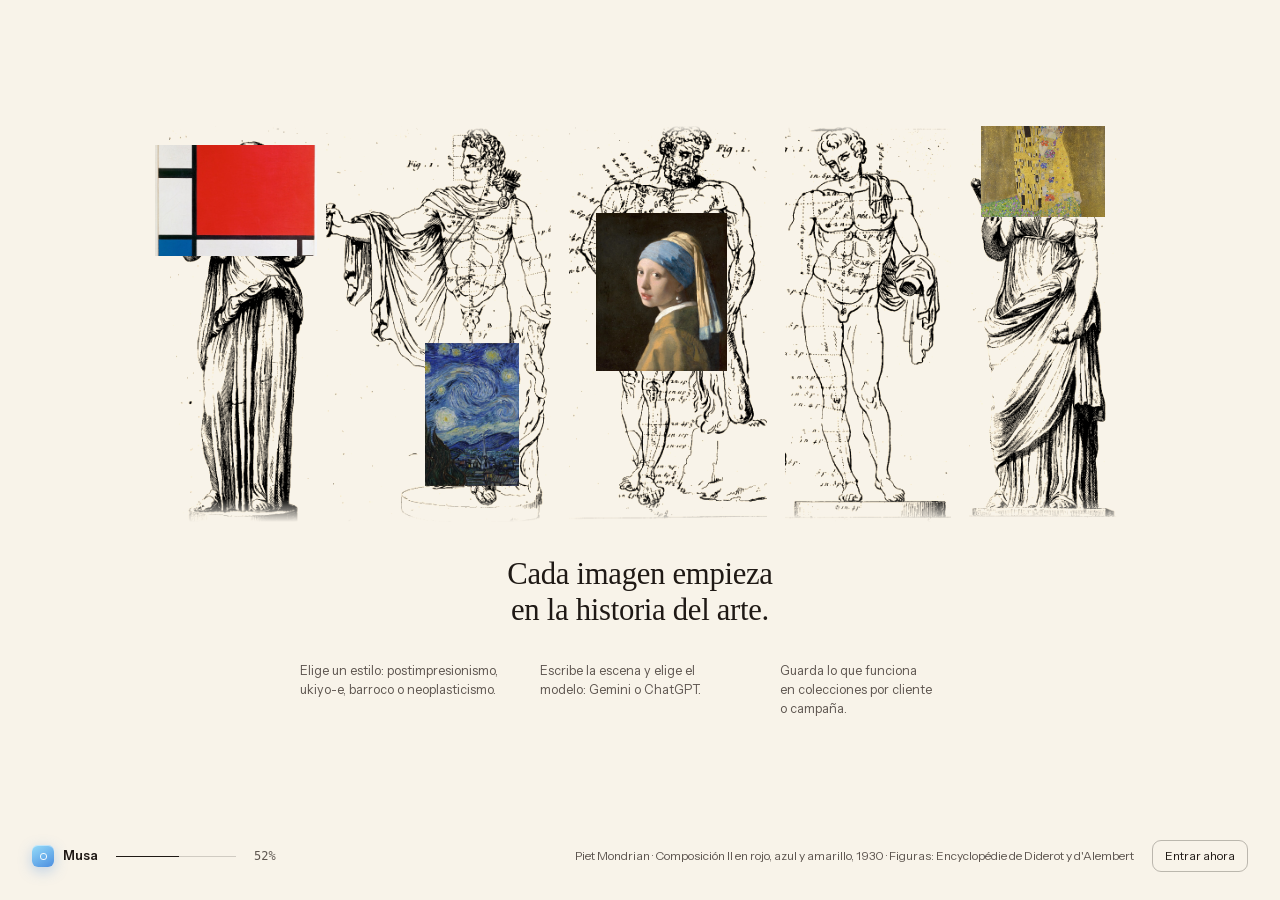
<file: docs/design/musa-v6/galeria-musa-v6.html>
<!doctype html>
<html lang="es">
<head>
<meta charset="utf-8" />
<meta name="viewport" content="width=device-width, initial-scale=1" />
<title>Musa · Galería de imágenes generadas</title>
<style>
  @font-face { font-family: 'Instrument Sans'; font-style: normal; font-weight: 400 700; font-display: swap; src: url(assets/fonts/InstrumentSans-latin.woff2) format('woff2'); }
  @font-face { font-family: 'Instrument Sans'; font-style: italic; font-weight: 400 700; font-display: swap; src: url(assets/fonts/InstrumentSans-latin-italic.woff2) format('woff2'); }
  :root {
    /* tema claro crema — mismo papel que la pantalla de carga */
    --stage:   oklch(92.5% 0.018 82);
    --bg:      oklch(96.5% 0.014 85);
    --surface: oklch(93.5% 0.015 82);
    --raised:  oklch(90.5% 0.017 80);
    --fg:      oklch(22% 0.012 60);
    --muted:   oklch(47% 0.014 60);
    --border:  oklch(87% 0.016 78);
    --accent:  oklch(52% 0.15 42);
    --ok:   oklch(58% 0.13 150);
    --warn: oklch(72% 0.14 75);
    --hover: oklch(22% 0.012 60 / .05);
    --line: oklch(22% 0.012 60 / .16);
    --line-strong: oklch(22% 0.012 60 / .4);
    --cream: oklch(96.5% 0.014 85);
    --ink: oklch(22% 0.012 60);
    --ink-muted: oklch(46% 0.014 60);
    --brand-a: oklch(86% 0.08 225);
    --brand-b: oklch(64% 0.14 255);
    --font: 'Instrument Sans', -apple-system, BlinkMacSystemFont, 'Segoe UI', system-ui, sans-serif;
    --serif: 'Iowan Old Style', 'Charter', 'Palatino', Georgia, serif;
    --mono: ui-monospace, 'SF Mono', Menlo, monospace;
    --r-lg: 16px; --r: 12px; --r-sm: 9px;
    --ease: cubic-bezier(.2,.8,.2,1);
  }
  *, *::before, *::after { box-sizing: border-box; }
  [hidden] { display: none !important; }
  html, body { height: 100%; }
  body { margin: 0; color: var(--fg); font: 14px/1.5 var(--font); -webkit-font-smoothing: antialiased;
    background: radial-gradient(900px 520px at 18% -8%, oklch(100% 0 0 / .7), transparent 62%), var(--stage); }
  button, input, textarea { font: inherit; color: inherit; }
  button { cursor: pointer; }
  h1, h2, h3 { margin: 0; font-weight: 500; letter-spacing: -0.01em; text-wrap: balance; }
  h1 { font-family: var(--serif); font-size: 23px; font-weight: 400; letter-spacing: -0.005em; line-height: 1.2; }
  #page-title { min-width: 0; overflow-wrap: anywhere; }
  h2 { font-size: 15px; }
  h3 { font-size: 13.5px; }
  p { margin: 0; text-wrap: pretty; }
  img { display: block; max-width: 100%; }
  .muted { color: var(--muted); }
  .mono { font-family: var(--mono); font-variant-numeric: tabular-nums; }
  .accent { color: var(--accent); }
  svg.i { width: 16px; height: 16px; fill: none; stroke: currentColor; stroke-width: 1.7; stroke-linecap: round; stroke-linejoin: round; flex: none; }
  :focus-visible { outline: 2px solid var(--brand-b); outline-offset: 2px; }
  .sr { position: absolute; left: -9999px; }

  /* ─── escenario + ventana (shot de portafolio) ─── */
  .stage { padding: 44px 44px 0; height: 100vh; }
  .window { max-width: 1400px; height: 100%; margin: 0 auto; display: grid; grid-template-columns: 208px 1fr; background: var(--bg); border-radius: 20px 20px 0 0; overflow: hidden;
    box-shadow: inset 0 1px 0 oklch(100% 0 0 / .9), 0 0 0 1px oklch(22% 0.012 60 / .07), 0 40px 100px oklch(40% 0.03 60 / .18); }

  .sidebar { padding: 28px 14px 18px; display: flex; flex-direction: column; gap: 2px; overflow-y: auto; }
  .logo { display: flex; align-items: center; gap: 10px; padding: 0 10px 22px; border: 0; background: none; font-size: 14px; font-weight: 600; text-align: left; }
  .logo-mark { width: 28px; height: 28px; border-radius: 8px; background: linear-gradient(150deg, var(--brand-a), var(--brand-b)); box-shadow: inset 0 1px 0 oklch(100% 0 0 / .5), 0 4px 14px oklch(64% 0.14 255 / .35); display: grid; place-items: center; }
  .logo-mark::after { content: ''; width: 9px; height: 9px; border-radius: 3px; border: 1.8px solid oklch(98% 0.01 230); }
  .nav-item { display: flex; align-items: center; gap: 10px; padding: 7px 10px; border-radius: var(--r-sm); background: transparent; border: 0; width: 100%; text-align: left; color: var(--muted); font-size: 13px; transition: background .15s ease, color .15s ease; }
  .nav-item:hover { background: var(--surface); color: var(--fg); }
  .nav-item[aria-current="page"] { background: var(--raised); color: var(--fg); }
  .nav-item .count { margin-left: auto; font-size: 11px; font-family: var(--mono); color: var(--muted); }
  .nav-sep { height: 1px; background: var(--border); margin: 12px 10px; }
  .plan-mini { margin-top: auto; padding: 14px; border-radius: var(--r); background: var(--surface); }
  .plan-mini .bar { height: 4px; background: var(--raised); border-radius: 4px; overflow: hidden; margin: 10px 0 6px; }
  .plan-mini .bar i { display: block; height: 100%; width: 39%; background: var(--fg); border-radius: 4px; transition: width .6s var(--ease); }

  .main { min-width: 0; overflow-y: auto; padding: 0 40px 0; display: flex; flex-direction: column; scrollbar-color: var(--raised) transparent; }
  .main-head { position: sticky; top: 0; z-index: 10; display: flex; align-items: center; gap: 12px; padding: 22px 0 18px; background: linear-gradient(var(--bg) 78%, oklch(96.5% 0.014 85 / 0)); }
  .crumbs { display: flex; align-items: baseline; gap: 9px; min-width: 0; }
  .crumbs .root { color: var(--muted); font-size: 15px; background: none; border: 0; padding: 0; }
  .crumbs .root:hover { color: var(--fg); }
  .crumbs .slash { color: var(--muted); font-size: 15px; }
  .spacer { flex: 1; }
  .search { display: flex; align-items: center; gap: 8px; background: var(--surface); border-radius: var(--r-sm); padding: 7px 12px; width: 220px; color: var(--muted); box-shadow: inset 0 0 0 1px var(--border); }
  .search input { border: 0; background: transparent; outline: none; flex: 1; min-width: 0; font-size: 13px; color: var(--fg); }
  .search input::placeholder { color: var(--muted); }
  .search:focus-within { box-shadow: inset 0 0 0 1px var(--brand-b); }
  .credit-pill { display: inline-flex; align-items: center; gap: 6px; padding: 6px 12px; border-radius: var(--r-sm); border: 1px solid var(--line); background: transparent; font-size: 12.5px; transition: border-color .15s ease; }
  .credit-pill:hover { border-color: var(--line-strong); background: var(--hover); }
  .user { display: flex; align-items: center; gap: 9px; font-size: 12.5px; }
  .avatar { width: 28px; height: 28px; border-radius: 50%; background: linear-gradient(140deg, oklch(86% 0.08 70), oklch(66% 0.12 30)); flex: none; }

  .screen { display: none; flex-direction: column; gap: 26px; animation: rise .45s var(--ease) both; }
  .screen.active { display: flex; }
  @keyframes rise { from { opacity: 0; transform: translateY(8px); } to { opacity: 1; transform: none; } }
  .lead { color: var(--muted); max-width: 62ch; margin-top: -10px; }
  .section-title { display: flex; justify-content: space-between; align-items: center; gap: 12px; }
  .link { font-size: 12.5px; color: var(--muted); background: none; border: 0; padding: 0; text-decoration: none; }
  .link:hover { color: var(--fg); }

  /* ─── controles ─── */
  /* botones limpios: sin relleno, solo contorno fino (como la referencia) */
  .btn { display: inline-flex; align-items: center; justify-content: center; gap: 8px; padding: 8px 15px; border-radius: var(--r-sm); border: 1px solid var(--line); background: transparent; font-size: 13px; font-weight: 500; color: var(--fg); transition: border-color .15s ease, background .15s ease; }
  .btn:hover { border-color: var(--line-strong); background: var(--hover); color: var(--fg); }
  .btn:active { background: oklch(22% 0.012 60 / .09); }
  .btn-primary { border-color: oklch(22% 0.012 60 / .72); }
  .btn-primary:hover { border-color: var(--fg); background: oklch(22% 0.012 60 / .07); color: var(--fg); }
  .btn:disabled { opacity: .5; cursor: not-allowed; }
  .btn-sm { padding: 7px 12px; font-size: 12.5px; }
  .pills { display: flex; gap: 4px; flex-wrap: wrap; }
  .pill { padding: 5px 12px; border-radius: 999px; border: 0; background: transparent; font-size: 12.5px; color: var(--muted); box-shadow: inset 0 0 0 1px transparent; }
  .pill:hover { color: var(--fg); background: var(--surface); }
  .pill[aria-pressed="true"] { color: var(--fg); box-shadow: inset 0 0 0 1px var(--fg); background: transparent; }
  .pill .n { font-family: var(--mono); font-size: 11px; color: var(--muted); margin-left: 6px; }
  .tabs { display: flex; gap: 4px; }
  .tabs button { padding: 5px 12px; border-radius: 999px; border: 0; background: transparent; color: var(--muted); font-size: 12.5px; }
  .tabs button:hover { color: var(--fg); background: var(--surface); }
  .tabs button[aria-selected="true"] { color: var(--fg); box-shadow: inset 0 0 0 1px var(--fg); background: transparent; }

  /* ─── banner + panel lateral ─── */
  .banner { position: relative; height: 210px; border-radius: var(--r-lg); overflow: hidden; background: var(--surface); flex: none; }
  .banner img { width: 100%; height: 100%; object-fit: cover; object-position: 50% 38%; }
  .credit-chip { position: absolute; right: 12px; bottom: 12px; max-width: calc(100% - 24px); background: oklch(98% 0.01 85 / .8); backdrop-filter: blur(10px); color: var(--fg); border-radius: 8px; padding: 6px 10px; font-size: 11.5px; box-shadow: 0 4px 16px oklch(30% 0.02 60 / .18); white-space: nowrap; overflow: hidden; text-overflow: ellipsis; }
  .detail { display: grid; grid-template-columns: minmax(0,1fr) 288px; gap: 28px; align-items: start; }
  .col { display: flex; flex-direction: column; gap: 22px; min-width: 0; }
  .panel { background: var(--surface); border-radius: var(--r-lg); padding: 18px 20px; }
  .side { display: flex; flex-direction: column; gap: 14px; background: transparent; padding: 0; position: sticky; top: 76px; }
  .side .desc { color: var(--muted); font-size: 12.5px; margin-top: 4px; }
  .badges { display: flex; gap: 6px; flex-wrap: wrap; }
  .badge { display: inline-flex; align-items: center; gap: 6px; padding: 3px 9px; border-radius: 6px; font-size: 11.5px; background: var(--raised); color: var(--fg); }
  .badge.ok { background: oklch(58% 0.13 150 / .13); color: oklch(40% 0.1 150); }
  .badge.ok::before { content: '✓'; font-size: 10px; }
  .mini-card { display: flex; justify-content: space-between; align-items: center; padding: 12px 14px; border-radius: var(--r); background: var(--surface); font-size: 13px; }
  .mini-card + .mini-card { margin-top: -6px; }
  .kv { display: flex; justify-content: space-between; align-items: center; gap: 12px; padding: 9px 0; border-top: 1px solid var(--border); font-size: 12.5px; }
  .kv span:first-child { color: var(--muted); }
  .kv span:last-child { text-align: right; }
  .kv-list { padding-top: 4px; }

  /* ─── tarjetas de estilo (inicio + estilos) ─── */
  .tool-row { display: grid; grid-template-columns: repeat(4, minmax(0,1fr)); gap: 14px; }
  .tool, .style-card { border: 0; padding: 0; background: none; text-align: left; display: flex; flex-direction: column; gap: 10px; color: var(--fg); }
  .thumb { position: relative; border-radius: var(--r); overflow: hidden; background: var(--surface); aspect-ratio: 4 / 3; box-shadow: inset 0 0 0 1px var(--border); transition: box-shadow .2s ease, transform .3s var(--ease); }
  .thumb img { width: 100%; height: 100%; object-fit: cover; transition: transform .8s var(--ease); }
  .tool:hover .thumb, .style-card:hover .thumb { transform: translateY(-2px); }
  .tool:hover .thumb img, .style-card:hover .thumb img { transform: scale(1.05); }
  .tool[aria-pressed="true"] .thumb, .style-card[aria-pressed="true"] .thumb { box-shadow: 0 0 0 2px var(--bg), 0 0 0 3.5px var(--fg); }
  .tool p, .style-card p { color: var(--muted); font-size: 12px; margin-top: 2px; }
  .sel { position: absolute; top: 8px; right: 8px; width: 22px; height: 22px; border-radius: 50%; background: var(--fg); color: var(--bg); display: grid; place-items: center; font-size: 11px; font-weight: 700; opacity: 0; transform: scale(.6); transition: opacity .2s ease, transform .25s var(--ease); }
  [aria-pressed="true"] > .thumb .sel { opacity: 1; transform: none; }
  .style-grid { display: grid; grid-template-columns: repeat(4, minmax(0,1fr)); gap: 22px 16px; }
  .style-card .thumb { aspect-ratio: 4 / 5; }
  .style-card .row { display: flex; justify-content: space-between; align-items: baseline; gap: 8px; }
  .style-card .fam { font-size: 11px; color: var(--muted); font-family: var(--mono); }

  /* ─── compositor fijo (dock) ─── */
  .main > * { flex-shrink: 0; }
  .dock { position: sticky; bottom: 0; z-index: 15; margin: auto -40px 0; padding: 26px 40px 22px; background: linear-gradient(oklch(96.5% 0.014 85 / 0), var(--bg) 30%); }
  .dock-inner { position: relative; max-width: 780px; margin: 0 auto; }
  .cmp { background: var(--surface); border-radius: 20px; border: 1px solid var(--border); }
  .cbox { background: oklch(99.2% 0.006 85); border: 1px solid var(--line); border-radius: 19px; margin: -1px -1px 0; padding: 14px 12px 10px 16px; box-shadow: 0 6px 22px oklch(40% 0.03 60 / .08); transition: border-color .15s ease; }
  .cbox:focus-within { border-color: var(--line-strong); }
  .cbox textarea { width: 100%; border: 0; outline: none; resize: none; background: transparent; font-size: 15px; min-height: 46px; max-height: 140px; line-height: 1.5; color: var(--fg); display: block; }
  .cbox textarea::placeholder { color: var(--muted); }
  .crow { display: flex; align-items: center; gap: 2px; margin-top: 6px; flex-wrap: wrap; }
  .ghost { display: inline-flex; align-items: center; gap: 6px; height: 32px; padding: 0 9px; border: 0; border-radius: 9px; background: transparent; color: var(--muted); font-size: 13px; white-space: nowrap; transition: background .15s ease, color .15s ease; }
  .ghost:hover { background: var(--hover); color: var(--fg); }
  .ghost[aria-pressed="true"] { color: var(--fg); font-weight: 600; }
  .ghost[aria-expanded="true"] { background: var(--hover); color: var(--fg); }
  .ghost svg.i { width: 15px; height: 15px; }
  .ghost.icon { width: 32px; padding: 0; justify-content: center; }
  .ghost .chev { transition: transform .2s ease; }
  .ghost[aria-expanded="true"] .chev { transform: rotate(180deg); }
  .vsep { width: 1px; height: 18px; background: var(--border); margin: 0 6px; }
  .stepper { display: inline-flex; align-items: center; border-radius: 9px; overflow: hidden; }
  .stepper button { width: 26px; height: 32px; border: 0; background: transparent; font-size: 15px; }
  .stepper span { min-width: 18px; text-align: center; font-family: var(--mono); font-size: 12px; color: var(--fg); }
  .crow .stepper button { width: 26px; height: 32px; color: var(--muted); }
  .crow .stepper button:hover { color: var(--fg); background: var(--hover); }
  .crow .cost { font-family: var(--mono); font-size: 11.5px; color: var(--accent); margin: 0 8px 0 4px; }
  .send { width: 34px; height: 34px; border-radius: 50%; border: 0; display: grid; place-items: center; background: var(--raised); color: var(--muted); transition: background .15s ease, color .15s ease, transform .15s ease; }
  .send.ready { background: var(--fg); color: var(--bg); }
  .send.ready:hover { background: oklch(34% 0.012 60); color: var(--bg); }
  .send:active { transform: scale(.94); }
  .send svg.i { width: 16px; height: 16px; stroke-width: 2; }
  .ctray { display: flex; align-items: center; gap: 10px; padding: 8px 10px 8px 12px; font-size: 12.5px; color: var(--muted); }
  .tray-btn { display: inline-flex; align-items: center; gap: 8px; border: 0; background: transparent; color: var(--muted); font-size: 12.5px; padding: 4px 8px; border-radius: 8px; }
  .tray-btn:hover, .tray-btn[aria-expanded="true"] { color: var(--fg); background: var(--hover); }
  .tray-btn .dot { width: 7px; height: 7px; border-radius: 50%; background: var(--border); }
  .tray-btn.live .dot { background: var(--accent); animation: pulse 1.4s ease-in-out infinite; }
  @keyframes pulse { 50% { opacity: .35; } }
  .tray-sel { border: 0; background: transparent; color: var(--fg); font: inherit; font-size: 12.5px; padding: 4px 6px; border-radius: 8px; cursor: pointer; }
  .tray-sel:hover { background: var(--hover); }
  .pop { position: absolute; bottom: calc(100% - 14px); z-index: 30; background: oklch(99.2% 0.006 85); border: 1px solid var(--line); border-radius: 14px; box-shadow: 0 22px 50px oklch(40% 0.03 60 / .18); padding: 6px; animation: rise .18s ease both; }
  .pop[hidden] { display: none; }
  .model-pop { right: 52px; width: 290px; }
  .style-pop { width: 340px; max-height: 380px; overflow-y: auto; }
  .ratio-pop { width: 320px; }
  .attach-pop { width: 330px; }
  .pop-sub { padding: 8px 10px 6px; font-size: 11.5px; color: var(--muted); }
  /* selector de estilo */
  .sopt { width: 100%; display: grid; grid-template-columns: 38px minmax(0,1fr) auto; gap: 10px; align-items: center; padding: 6px 8px; border: 0; border-radius: 10px; background: transparent; color: var(--fg); text-align: left; }
  .sopt:hover, .sopt:focus-visible { background: var(--surface); }
  .sopt img { width: 38px; height: 38px; border-radius: 7px; object-fit: cover; }
  .sopt b { display: block; font-size: 13.5px; font-weight: 500; }
  .sopt small { display: block; font-size: 11.5px; color: var(--muted); white-space: nowrap; overflow: hidden; text-overflow: ellipsis; }
  .sopt .sc { font-family: var(--mono); font-size: 11px; color: var(--muted); }
  .sopt[aria-selected="true"] { background: var(--surface); }
  .sopt[aria-selected="true"] .sc::after { content: '  ✓'; color: var(--fg); font-family: var(--font); font-weight: 600; }
  .pop-foot { display: block; width: 100%; margin-top: 4px; padding: 9px 10px; border: 0; border-top: 1px solid var(--border); background: transparent; color: var(--muted); font-size: 12.5px; text-align: left; border-radius: 0 0 9px 9px; }
  .pop-foot:hover { color: var(--fg); background: var(--surface); }
  /* proporciones con icono */
  .rico { display: inline-block; flex: none; border: 1.6px solid currentColor; border-radius: 2.5px; }
  .rico-box { width: 22px; height: 22px; display: grid; place-items: center; flex: none; }
  .ratio-grid { display: grid; grid-template-columns: 1fr 1fr; gap: 2px; padding: 0 2px 4px; }
  .ropt { display: flex; align-items: center; gap: 9px; padding: 7px 8px; border: 0; border-radius: 9px; background: transparent; color: var(--fg); text-align: left; }
  .ropt:hover:not(:disabled), .ropt:focus-visible { background: var(--surface); }
  .ropt b { font-family: var(--mono); font-size: 12px; font-weight: 500; }
  .ropt small { display: block; font-size: 11px; color: var(--muted); }
  .ropt[aria-selected="true"] { background: var(--surface); box-shadow: inset 0 0 0 1px var(--line-strong); }
  .ropt:disabled { opacity: .38; cursor: not-allowed; }
  .pop-note { padding: 6px 10px 8px; font-size: 11.5px; color: var(--muted); }
  /* referencias */
  .ref-grid { display: grid; grid-template-columns: repeat(4, 1fr); gap: 6px; padding: 0 8px 8px; }
  .ref-pick { aspect-ratio: 1; padding: 0; border: 0; border-radius: 8px; overflow: hidden; background: var(--surface); position: relative; }
  .ref-pick img { width: 100%; height: 100%; object-fit: cover; transition: transform .3s var(--ease); }
  .ref-pick:hover img { transform: scale(1.06); }
  .ref-pick[aria-pressed="true"]::after { content: '✓'; position: absolute; inset: 0; display: grid; place-items: center; background: oklch(22% 0.012 60 / .45); color: oklch(99% 0.006 85); font-weight: 700; }
  .refs { display: flex; gap: 8px; margin-bottom: 10px; flex-wrap: wrap; }
  .refs:empty { display: none; }
  .ref { position: relative; width: 58px; height: 58px; border-radius: 10px; overflow: hidden; background: var(--surface); box-shadow: inset 0 0 0 1px var(--line); animation: pop .3s var(--ease) both; }
  .ref img { width: 100%; height: 100%; object-fit: cover; }
  .ref .rx { position: absolute; top: 4px; right: 4px; width: 20px; height: 20px; border-radius: 50%; border: 0; display: grid; place-items: center; background: oklch(99% 0.006 85 / .9); color: var(--fg); box-shadow: 0 1px 4px oklch(30% 0.02 60 / .25); }
  .ref .rx:hover { background: oklch(100% 0 0); }
  .ref .rx svg.i { width: 11px; height: 11px; stroke-width: 2.2; }
  .ref-note { align-self: center; font-size: 11.5px; color: var(--muted); max-width: 22ch; line-height: 1.35; }
  .cbox.drop { border-color: var(--fg); background: oklch(97% 0.012 85); }
  #attach .badge-n { position: absolute; top: 2px; right: 2px; min-width: 15px; height: 15px; border-radius: 8px; background: var(--fg); color: var(--bg); font-size: 9.5px; font-weight: 600; display: grid; place-items: center; padding: 0 3px; }
  #attach { position: relative; }
  /* etiqueta de modelo en cada imagen */
  .mtag { position: absolute; top: 8px; left: 8px; max-width: calc(100% - 52px); display: inline-flex; align-items: center; gap: 6px; padding: 3px 8px 3px 7px; border-radius: 6px; background: oklch(98% 0.01 85 / .84); backdrop-filter: blur(8px); color: var(--fg); font-size: 11px; font-weight: 500; white-space: nowrap; overflow: hidden; text-overflow: ellipsis; box-shadow: 0 1px 6px oklch(30% 0.02 60 / .14); pointer-events: none; }
  .mtag i { width: 6px; height: 6px; border-radius: 50%; background: var(--c); flex: none; }
  .queue-pop { left: 0; width: min(420px, 100%); max-height: 360px; overflow-y: auto; }
  .pop-head { display: flex; justify-content: space-between; align-items: baseline; padding: 8px 10px 6px; font-size: 12px; color: var(--muted); }
  .opt { width: 100%; display: flex; align-items: center; gap: 10px; padding: 8px 10px; border: 0; border-radius: 9px; background: transparent; color: var(--fg); font-size: 13.5px; text-align: left; }
  .opt:hover, .opt:focus-visible { background: var(--surface); }
  .opt .prov { margin-left: auto; font-size: 11px; color: var(--muted); font-family: var(--mono); }
  .opt[aria-selected="true"] .prov::after { content: '  ✓'; color: var(--fg); font-family: var(--font); font-weight: 600; }
  .opt .mk { width: 16px; height: 16px; display: grid; place-items: center; flex: none; color: var(--muted); }
  .opt .mk i { width: 8px; height: 8px; border-radius: 50%; background: var(--c, var(--muted)); }
  .opt-sep { height: 1px; background: var(--border); margin: 4px 8px; }

  /* ─── pendientes ─── */
  .job { display: grid; grid-template-columns: 40px minmax(0,1fr) auto; gap: 12px; align-items: center; padding: 9px 8px; border-radius: 10px; }
  .job + .job { border-top: 1px solid var(--border); border-radius: 0; }
  .job .jt { position: relative; overflow: hidden; width: 40px; height: 40px; border-radius: 8px; background: linear-gradient(100deg, var(--surface) 30%, var(--raised) 50%, var(--surface) 70%) 0 0 / 300% 100%; animation: shimmer 1.3s linear infinite; }
  .job.cola .jt { animation: none; background: var(--surface); }
  .job .jp { font-size: 13px; white-space: nowrap; overflow: hidden; text-overflow: ellipsis; }
  .job .jm { font-size: 11.5px; color: var(--muted); margin-top: 1px; white-space: nowrap; overflow: hidden; text-overflow: ellipsis; }
  .job .jbar { height: 2px; background: var(--border); border-radius: 2px; margin-top: 7px; overflow: hidden; }
  .job .jbar i { display: block; height: 100%; background: var(--fg); border-radius: 2px; transition: width .25s linear; }
  .job .jx { width: 28px; height: 28px; border-radius: 8px; border: 0; background: transparent; color: var(--muted); display: grid; place-items: center; }
  .job .jx:hover { background: var(--hover); color: var(--fg); }
  .job .jx svg.i { width: 13px; height: 13px; }
  .q-empty { padding: 14px 10px 16px; font-size: 12.5px; color: var(--muted); }
  .tile.pending { cursor: default; background: linear-gradient(100deg, var(--surface) 30%, var(--raised) 50%, var(--surface) 70%) 0 0 / 300% 100%; animation: shimmer 1.6s linear infinite; }
  .tile.pending.cola { animation: none; background: var(--surface); }
  .tile.pending:hover { transform: none; box-shadow: none; }
  .tile.pending .lbl { opacity: 1; transform: none; }
  .tile.pending .pend-bar { position: absolute; left: 0; bottom: 0; height: 2px; background: var(--fg); transition: width .25s linear; }
  /* revelado: la obra del estilo aparece desenfocada y se va enfocando con el progreso */
  .tile .dev, .jt .dev { position: absolute; inset: -18%; width: 136%; height: 136%; max-width: none; object-fit: cover; transition: filter .3s linear, opacity .3s linear; pointer-events: none; }
  .tile.pending .pend-c { position: absolute; left: 50%; top: 50%; transform: translate(-50%, -50%); display: grid; gap: 1px; justify-items: center; padding: 10px 16px 9px; border-radius: 12px; background: oklch(98% 0.01 85 / .82); backdrop-filter: blur(8px); box-shadow: 0 4px 18px oklch(30% 0.02 60 / .14); text-align: center; white-space: nowrap; }
  .tile.pending .pend-c b { font-family: var(--serif); font-size: 24px; font-weight: 400; line-height: 1.1; font-variant-numeric: tabular-nums; }
  .tile.pending.cola .pend-c b { font-size: 17px; }
  .tile.pending .pend-c small { font-size: 11px; color: var(--muted); }

  /* ─── tiles ─── */
  .tile { position: relative; border-radius: var(--r); overflow: hidden; background: var(--surface); cursor: pointer; transition: transform .3s var(--ease), box-shadow .3s ease; }
  .tile:hover { transform: translateY(-2px); box-shadow: 0 16px 34px oklch(40% 0.03 60 / .2); }
  .tile img { width: 100%; height: 100%; object-fit: cover; transition: transform .8s var(--ease); }
  .tile:hover img { transform: scale(1.04); }
  .tile.natural img { height: auto; }
  .tile .lbl { position: absolute; left: 8px; right: 8px; bottom: 8px; opacity: 0; transform: translateY(4px); transition: opacity .2s ease, transform .25s var(--ease); }
  .tile:hover .lbl, .tile:focus-visible .lbl { opacity: 1; transform: none; }
  .glass { display: inline-block; max-width: 100%; background: oklch(98% 0.01 85 / .82); backdrop-filter: blur(8px); color: var(--fg); border-radius: 7px; padding: 4px 9px; font-size: 12px; white-space: nowrap; overflow: hidden; text-overflow: ellipsis; }
  .save { position: absolute; top: 8px; right: 8px; width: 30px; height: 30px; border-radius: 8px; border: 0; background: oklch(98% 0.01 85 / .82); backdrop-filter: blur(8px); color: var(--fg); display: grid; place-items: center; opacity: 0; transition: opacity .2s ease, background .15s ease; }
  .tile:hover .save, .tile:focus-within .save, .save.on { opacity: 1; }
  .save:hover { background: oklch(100% 0 0 / .96); }
  .save.on svg { fill: currentColor; }
  .save svg.i { width: 14px; height: 14px; }
  .strip, .grid-results { display: grid; grid-template-columns: repeat(4, minmax(0,1fr)); gap: 12px; }
  .strip .tile, .grid-results .tile { aspect-ratio: 4 / 5; }
  .grid-results .tile { animation: rise .5s var(--ease) backwards; }
  .skeleton { border-radius: var(--r); aspect-ratio: 4 / 5; background: linear-gradient(100deg, var(--surface) 30%, var(--raised) 50%, var(--surface) 70%) 0 0 / 300% 100%; animation: shimmer 1.3s linear infinite; }
  @keyframes shimmer { to { background-position: -150% 0; } }

  /* ─── galería ─── */
  .toolbar { display: flex; gap: 12px; align-items: center; flex-wrap: wrap; justify-content: space-between; }
  .masonry { columns: 4 200px; column-gap: 12px; }
  .masonry .tile { margin-bottom: 12px; break-inside: avoid; display: block; }
  .chip-active { display: inline-flex; align-items: center; gap: 8px; padding: 3px 4px 3px 12px; border-radius: 999px; background: transparent; border: 1px solid var(--line); font-size: 12.5px; }
  .chip-active button { width: 20px; height: 20px; border-radius: 50%; border: 0; background: transparent; color: var(--fg); display: grid; place-items: center; }
  .chip-active button:hover { background: oklch(22% 0.012 60 / .09); }
  .empty { border: 1px dashed oklch(72% 0.02 75); border-radius: var(--r-lg); padding: 44px; text-align: center; color: var(--muted); }

  /* ─── colecciones ─── */
  .coll-grid { display: grid; grid-template-columns: repeat(3, minmax(0,1fr)); gap: 16px; }
  .coll { border: 0; padding: 0; text-align: left; background: var(--surface); border-radius: var(--r-lg); overflow: hidden; color: var(--fg); transition: transform .3s var(--ease), box-shadow .3s ease; }
  .coll:hover { transform: translateY(-2px); box-shadow: 0 16px 34px oklch(40% 0.03 60 / .2); }
  .stackbox { height: 168px; position: relative; background: var(--raised); overflow: hidden; }
  .stackbox img { position: absolute; width: 92px; height: 116px; object-fit: cover; border-radius: 10px; border: 3px solid var(--surface); box-shadow: 0 8px 20px oklch(40% 0.03 60 / .22); transition: transform .45s var(--ease); }
  .stackbox img:nth-child(1) { left: calc(50% - 88px); top: 30px; transform: rotate(-6deg); }
  .stackbox img:nth-child(2) { left: calc(50% - 46px); top: 20px; z-index: 1; }
  .stackbox img:nth-child(3) { left: calc(50% + 2px); top: 30px; transform: rotate(6deg); }
  .coll:hover .stackbox img:nth-child(1) { transform: translate(-12px, 4px) rotate(-9deg); }
  .coll:hover .stackbox img:nth-child(3) { transform: translate(12px, 4px) rotate(9deg); }
  .coll .info { padding: 14px 16px 16px; display: flex; justify-content: space-between; align-items: flex-start; gap: 12px; }
  .coll .info p { color: var(--muted); font-size: 12.5px; margin-top: 2px; }
  .cnt { font-family: var(--mono); font-size: 11px; color: var(--muted); border: 1px solid var(--line); padding: 2px 8px; border-radius: 6px; white-space: nowrap; }
  .coll-new { display: grid; place-items: center; min-height: 236px; border: 1px dashed oklch(72% 0.02 75); border-radius: var(--r-lg); background: transparent; color: var(--muted); font-size: 13px; }
  .coll-new:hover { border-color: oklch(45% 0.02 70); color: var(--fg); background: var(--surface); }
  .feed-row { display: flex; align-items: center; gap: 12px; padding: 11px 0; font-size: 13px; }
  .feed-row .dot { width: 7px; height: 7px; border-radius: 50%; background: var(--muted); flex: none; }
  .feed-row time { margin-left: auto; color: var(--muted); font-size: 11.5px; }
  .feed-row + .feed-row { border-top: 1px solid var(--border); }
  #coll-detail-view [data-tab-panel] { animation: rise .3s var(--ease) both; }

  /* ─── límites ─── */
  .limits-top { display: grid; grid-template-columns: 1.1fr 1fr 1fr; gap: 14px; }
  .ring-card { display: flex; align-items: center; gap: 20px; }
  .ring { width: 104px; height: 104px; flex: none; }
  .ring circle { fill: none; stroke-width: 9; }
  .ring .track { stroke: var(--raised); }
  .ring .val { stroke: var(--accent); stroke-linecap: round; transition: stroke-dasharray 1.1s var(--ease); transform: rotate(-90deg); transform-origin: 50% 50%; }
  .ring text { font-family: var(--mono); font-size: 17px; fill: var(--fg); }
  .big-num { font-family: var(--serif); font-size: 30px; letter-spacing: -0.01em; line-height: 1.05; }
  .limits-grid { display: grid; grid-template-columns: 1.6fr 1fr; gap: 14px; }
  .chart { display: grid; grid-template-columns: repeat(7, 1fr); gap: 14px; align-items: end; height: 190px; margin-top: 18px; }
  .chart .b { display: flex; flex-direction: column; justify-content: flex-end; align-items: center; gap: 8px; height: 100%; }
  .chart .b i { width: 100%; border-radius: 8px; background: oklch(30% 0.012 60); height: 0; transition: height .9s var(--ease); }
  .chart .b span { font-size: 11px; color: var(--muted); font-family: var(--mono); }
  table.ds { width: 100%; border-collapse: collapse; font-size: 13px; }
  table.ds th, table.ds td { text-align: left; padding: 11px 12px; border-bottom: 1px solid var(--border); }
  table.ds tr:last-child td { border-bottom: 0; }
  table.ds th { font-size: 11.5px; color: var(--muted); font-weight: 500; }
  table.ds td.num, table.ds th.num { text-align: right; font-family: var(--mono); }
  table.ds tbody tr:hover { background: var(--raised); }
  .status { display: inline-flex; align-items: center; gap: 7px; font-size: 12.5px; color: var(--muted); }
  .status::before { content: ''; width: 7px; height: 7px; border-radius: 50%; background: var(--ok); }
  .status.warn::before { background: var(--warn); }
  .bar-track { height: 6px; background: var(--raised); border-radius: 6px; overflow: hidden; margin-top: 14px; }
  .bar-track i { display: block; height: 100%; border-radius: 6px; background: var(--warn); }

  /* ─── diálogos & toast ─── */
  dialog { border: 0; padding: 0; border-radius: 20px; background: var(--bg); color: var(--fg); width: min(860px, calc(100vw - 32px)); box-shadow: 0 0 0 1px oklch(22% 0.012 60 / .08), 0 30px 90px oklch(40% 0.03 60 / .28); }
  dialog::backdrop { background: oklch(30% 0.02 60 / .32); backdrop-filter: blur(3px); }
  dialog[open] { animation: rise .25s ease both; }
  .dlg { display: grid; grid-template-columns: 1fr 300px; }
  .dlg-art { background: var(--stage); display: grid; place-items: center; padding: 22px; min-height: 440px; }
  .dlg-art img { max-height: 70vh; width: auto; height: auto; max-width: 100%; border-radius: 6px; box-shadow: 0 18px 40px oklch(30% 0.02 60 / .28); }
  .dlg-info { padding: 22px; display: flex; flex-direction: column; gap: 14px; }
  .pbox { background: var(--surface); border-radius: 12px; padding: 12px 14px 10px; }
  .pbox .ptxt { font-size: 13px; line-height: 1.5; color: var(--fg); max-height: 7.5em; overflow-y: auto; }
  .pbox .pact { display: flex; align-items: center; justify-content: space-between; gap: 8px; margin-top: 8px; flex-wrap: wrap; }
  .pbox .ghost { height: 30px; margin-left: -8px; color: var(--fg); font-weight: 500; }
  .pbox .ghost:hover { background: var(--raised); }
  .pchk { display: inline-flex; align-items: center; gap: 6px; font-size: 11.5px; color: var(--muted); cursor: pointer; }
  .pchk input { accent-color: var(--fg); margin: 0; }
  .credit { font-size: 11.5px; color: var(--muted); border-top: 1px solid var(--border); padding-top: 12px; }
  .dlg-list { display: flex; flex-direction: column; gap: 6px; }
  .dlg-list button { text-align: left; padding: 9px 12px; border-radius: var(--r-sm); border: 1px solid var(--line); background: transparent; display: flex; justify-content: space-between; align-items: center; font-size: 13px; color: var(--fg); }
  .dlg-list button:hover { border-color: var(--line-strong); background: var(--hover); }
  .dlg-list button[aria-pressed="true"] { border-color: var(--fg); }
  .dlg-list button[aria-pressed="true"]::after { content: '✓'; font-weight: 600; }
  .dlg-form { padding: 22px; display: flex; flex-direction: column; gap: 16px; width: min(420px, calc(100vw - 32px)); }
  .input { width: 100%; padding: 10px 12px; border: 0; box-shadow: inset 0 0 0 1px var(--border); border-radius: var(--r-sm); background: var(--raised); color: var(--fg); outline: none; }
  .input::placeholder { color: var(--muted); }
  .input:focus { box-shadow: inset 0 0 0 1px var(--brand-b); }
  .label { font-size: 12px; color: var(--muted); margin-bottom: 6px; display: block; }
  .toast { position: fixed; top: 62px; left: 50%; transform: translate(-50%, -10px); background: var(--fg); color: var(--bg); padding: 8px 14px; border-radius: 999px; font-size: 12.5px; opacity: 0; pointer-events: none; transition: opacity .25s ease, transform .25s ease; z-index: 300; }
  .toast.show { opacity: 1; transform: translate(-50%, 0); }

  /* ─── pantalla de carga: papel crema, figuras clásicas, obras encima ─── */
  .loader { position: fixed; inset: 0; z-index: 500; display: flex; flex-direction: column; align-items: center; justify-content: center; gap: 34px; padding: 48px 24px 104px; overflow: hidden;
    background: var(--cream); color: var(--ink); transition: opacity .7s ease, transform .9s cubic-bezier(.7,0,.2,1); }
  .loader.out { opacity: 0; transform: translateY(-2.5%); pointer-events: none; }
  .loader[hidden] { display: none; }
  .loader :focus-visible { outline-color: var(--ink); }
  .ld-row { display: flex; align-items: flex-end; justify-content: center; gap: clamp(4px, 1.4vw, 22px); height: min(44vh, 400px); max-width: 100%; }
  /* sin transform en .ld-fig: así el multiply del grabado se funde con el crema */
  .ld-fig { position: relative; height: 100%; flex: none; }
  .ld-fig > img { height: 100%; width: auto; mix-blend-mode: multiply; filter: sepia(.18) contrast(1.05); animation: rise .9s var(--ease) backwards;
    -webkit-mask-image: linear-gradient(transparent 0, black 3%, black 94%, transparent 100%); mask-image: linear-gradient(transparent 0, black 3%, black 94%, transparent 100%); }
  .ld-fig:nth-child(2) > img { animation-delay: .08s; } .ld-fig:nth-child(3) > img { animation-delay: .16s; }
  .ld-fig:nth-child(4) > img { animation-delay: .24s; } .ld-fig:nth-child(5) > img { animation-delay: .32s; }
  .ld-box { position: absolute; overflow: hidden; background: var(--tint, oklch(90% 0.04 150)); animation: pop .7s var(--ease) backwards; }
  .ld-box img { position: absolute; inset: 0; width: 100%; height: 100%; object-fit: cover; }
  .ld-box img.in { animation: wipe .6s cubic-bezier(.7,0,.2,1) both; }
  @keyframes wipe { from { clip-path: inset(100% 0 0 0); } to { clip-path: inset(0 0 0 0); } }
  @keyframes pop { from { opacity: 0; transform: scale(.85); } }
  .ld-title { font-family: var(--serif); font-size: clamp(24px, 2.4vw, 31px); font-weight: 400; text-align: center; line-height: 1.18; max-width: 22ch; color: var(--ink); animation: rise .8s .3s var(--ease) both; }
  .ld-cols { display: grid; grid-template-columns: repeat(3, minmax(0, 200px)); gap: 40px; font-size: 12.5px; color: var(--ink-muted); animation: rise .8s .45s var(--ease) both; }
  .ld-foot { position: absolute; left: 32px; right: 32px; bottom: 28px; display: flex; align-items: center; gap: 18px; font-size: 12px; color: var(--ink-muted); }
  .ld-brand { display: flex; align-items: center; gap: 9px; color: var(--ink); font-weight: 600; font-size: 13px; }
  .ld-brand .logo-mark { width: 22px; height: 22px; border-radius: 6px; }
  .ld-brand .logo-mark::after { width: 7px; height: 7px; border-width: 1.6px; }
  .ld-progress { width: 120px; height: 1px; background: oklch(22% 0.012 60 / .18); overflow: hidden; }
  .ld-progress i { display: block; height: 100%; width: 0; background: var(--ink); }
  .ld-credit { flex: 1; min-width: 0; text-align: right; white-space: nowrap; overflow: hidden; text-overflow: ellipsis; }
  .ld-skip { background: transparent; border: 1px solid oklch(22% 0.012 60 / .28); border-radius: var(--r-sm); color: var(--ink); font-size: 12px; padding: 6px 12px; transition: border-color .15s ease, background .15s ease; }
  .ld-skip:hover { border-color: var(--ink); background: oklch(22% 0.012 60 / .05); }

  @media (max-width: 1180px) {
    .tool-row, .style-grid { grid-template-columns: repeat(2, minmax(0,1fr)); }
    .coll-grid { grid-template-columns: repeat(2, minmax(0,1fr)); }
    .strip, .grid-results { grid-template-columns: repeat(3, minmax(0,1fr)); }
    .limits-top, .limits-grid, .detail { grid-template-columns: 1fr; }
    .side { position: static; }
    .search { width: 170px; }
  }
  @media (max-width: 1040px) { .ld-row { height: min(36vh, 300px); } }
  @media (max-width: 860px) {
    .stage { padding: 0; height: auto; }
    .window { grid-template-columns: 1fr; border-radius: 0; height: auto; min-height: 100vh; }
    .sidebar { flex-direction: row; align-items: center; overflow-x: auto; padding: 10px; position: sticky; top: 0; z-index: 20; background: var(--bg); border-bottom: 1px solid var(--border); }
    .logo { padding: 0 8px 0 4px; }
    .logo span.word, .nav-sep, .plan-mini { display: none; }
    .nav-item { width: auto; white-space: nowrap; }
    .main { overflow: visible; padding: 0 16px 0; }
    .window { overflow: visible; }
    .dock { margin: 20px -16px 0; padding: 18px 12px 12px; }
    .crow .vsep, #style-btn .lbl-txt { display: none; }
    .style-pop, .ratio-pop, .attach-pop { left: 0 !important; width: 100%; }
    .model-pop { right: 0; width: min(290px, 100%); }
    .main-head { position: static; flex-wrap: wrap; }
    .search, .user .name { display: none; }
    .tool-row, .style-grid, .strip, .grid-results { grid-template-columns: repeat(2, minmax(0,1fr)); }
    .coll-grid { grid-template-columns: 1fr; }
    .dlg { grid-template-columns: 1fr; }
    .dlg-art { min-height: 0; }
    .ld-cols { grid-template-columns: 1fr; gap: 10px; text-align: center; }
    .ld-row { height: 30vh; }
    .ld-fig:nth-child(2), .ld-fig:nth-child(4) { display: none; }
    .ld-foot { left: 16px; right: 16px; }
    .ld-credit { display: none; }
  }
  @media (prefers-reduced-motion: reduce) { *, *::before, *::after { animation-duration: .01ms !important; transition-duration: .01ms !important; } }
</style>
</head>
<body>

<svg width="0" height="0" style="position:absolute" aria-hidden="true">
  <symbol id="i-home" viewBox="0 0 24 24"><path d="M3 11l9-7 9 7v9a1 1 0 0 1-1 1h-5v-6H10v6H4a1 1 0 0 1-1-1z"/></symbol>
  <symbol id="i-spark" viewBox="0 0 24 24"><path d="M12 3l1.8 5.2L19 10l-5.2 1.8L12 17l-1.8-5.2L5 10l5.2-1.8z"/></symbol>
  <symbol id="i-grid" viewBox="0 0 24 24"><rect x="3" y="3" width="7.5" height="7.5" rx="2"/><rect x="13.5" y="3" width="7.5" height="7.5" rx="2"/><rect x="3" y="13.5" width="7.5" height="7.5" rx="2"/><rect x="13.5" y="13.5" width="7.5" height="7.5" rx="2"/></symbol>
  <symbol id="i-folder" viewBox="0 0 24 24"><path d="M3 7a2 2 0 0 1 2-2h4l2 2.5h8a2 2 0 0 1 2 2V18a2 2 0 0 1-2 2H5a2 2 0 0 1-2-2z"/></symbol>
  <symbol id="i-gauge" viewBox="0 0 24 24"><path d="M4 15a8 8 0 1 1 16 0"/><path d="M12 15l4-4"/></symbol>
  <symbol id="i-search" viewBox="0 0 24 24"><circle cx="11" cy="11" r="6.5"/><path d="M20 20l-4-4"/></symbol>
  <symbol id="i-plus" viewBox="0 0 24 24"><path d="M12 5v14M5 12h14"/></symbol>
  <symbol id="i-send" viewBox="0 0 24 24"><path d="M12 19V5M6 11l6-6 6 6"/></symbol>
  <symbol id="i-bookmark" viewBox="0 0 24 24"><path d="M6 4h12v17l-6-4-6 4z"/></symbol>
  <symbol id="i-close" viewBox="0 0 24 24"><path d="M6 6l12 12M18 6L6 18"/></symbol>
  <symbol id="i-chev" viewBox="0 0 24 24"><path d="M6 15l6-6 6 6"/></symbol>
  <symbol id="i-reuse" viewBox="0 0 24 24"><path d="M4 12a8 8 0 0 1 13.7-5.6L20 8.5"/><path d="M20 4v4.5h-4.5"/><path d="M20 12a8 8 0 0 1-13.7 5.6L4 15.5"/><path d="M4 20v-4.5h4.5"/></symbol>
  <symbol id="i-upload" viewBox="0 0 24 24"><path d="M12 16V4M7 9l5-5 5 5"/><path d="M4 16v3a1 1 0 0 0 1 1h14a1 1 0 0 0 1-1v-3"/></symbol>
  <symbol id="i-play" viewBox="0 0 24 24"><path d="M7 5l12 7-12 7z"/></symbol>
  <symbol id="i-download" viewBox="0 0 24 24"><path d="M12 4v11"/><path d="M7.5 10.5L12 15l4.5-4.5"/><path d="M5 20h14"/></symbol>
</svg>

<!-- ═══ PANTALLA DE CARGA ═══ -->
<div class="loader" id="loader" role="status" aria-live="polite" aria-label="Cargando Musa" data-od-id="loader">
  <div class="ld-row" id="ld-row" data-od-id="loader-figures"></div>
  <h2 class="ld-title" id="ld-title" data-od-id="loader-title">Cada imagen empieza en la historia del arte.</h2>
  <div class="ld-cols" data-od-id="loader-copy">
    <p>Elige un estilo: postimpresionismo, ukiyo-e, barroco o neoplasticismo.</p>
    <p>Escribe la escena y elige el modelo: Gemini o ChatGPT.</p>
    <p>Guarda lo que funciona en colecciones por cliente o campaña.</p>
  </div>
  <div class="ld-foot">
    <span class="ld-brand"><span class="logo-mark"></span>Musa</span>
    <span class="ld-progress" aria-hidden="true"><i id="ld-bar"></i></span>
    <span class="mono" id="ld-pct">0%</span>
    <span class="ld-credit" id="ld-credit"></span>
    <button class="ld-skip" id="ld-skip" data-od-id="loader-skip">Entrar ahora</button>
  </div>
</div>

<div class="stage">
<div class="window" data-od-id="app-window">
  <aside class="sidebar" data-od-id="sidebar">
    <button class="logo" id="logo" title="Ver pantalla de carga" data-od-id="logo"><span class="logo-mark"></span><span class="word">Musa</span></button>
    <button class="nav-item" data-nav="inicio" data-od-id="nav-inicio"><svg class="i"><use href="#i-home"/></svg>Inicio</button>
    <button class="nav-item" data-nav="estilos" data-od-id="nav-estilos"><svg class="i"><use href="#i-spark"/></svg>Estilos</button>
    <button class="nav-item" data-nav="galeria" data-od-id="nav-galeria"><svg class="i"><use href="#i-grid"/></svg>Galería<span class="count" id="count-gal">12</span></button>
    <button class="nav-item" data-nav="colecciones" data-od-id="nav-colecciones"><svg class="i"><use href="#i-folder"/></svg>Colecciones<span class="count" id="count-col">4</span></button>
    <div class="nav-sep"></div>
    <button class="nav-item" data-nav="limites" data-od-id="nav-limites"><svg class="i"><use href="#i-gauge"/></svg>Límites de uso</button>
    <button class="nav-item" id="replay" data-od-id="nav-replay"><svg class="i"><use href="#i-play"/></svg>Pantalla de carga</button>
    <div class="plan-mini" data-od-id="plan-mini">
      <p style="font-size:12.5px;font-weight:500">Plan Pro</p>
      <p class="muted" style="font-size:11.5px"><span class="mono" id="plan-used">612</span> de 1.000 créditos usados</p>
      <div class="bar"><i id="plan-bar"></i></div>
      <p class="muted" style="font-size:11.5px">Renovación 1 dic</p>
    </div>
  </aside>

  <main class="main" id="main">
    <div class="main-head" data-od-id="main-head">
      <nav class="crumbs" aria-label="Ruta">
        <button class="root" data-nav="inicio">Musa</button><span class="slash">/</span><h1 id="page-title">Inicio</h1>
      </nav>
      <span class="spacer"></span>
      <label class="search"><svg class="i"><use href="#i-search"/></svg><input id="global-search" placeholder="Buscar en la galería" aria-label="Buscar en la galería"></label>
      <button class="credit-pill" data-nav="limites" data-od-id="credit-pill"><span class="mono" id="credits">388</span><span class="muted">créditos</span></button>
      <span class="user"><span class="avatar" aria-hidden="true"></span><span class="name">Mi estudio</span></span>
    </div>

    <!-- ═══ INICIO ═══ -->
    <section class="screen" id="screen-inicio" data-od-id="screen-inicio" data-title="Inicio">
      <div class="banner" data-od-id="hero-banner">
        <img src="assets/arte/banner-jatte.jpg" width="2000" height="1331" alt="Fragmento de Tarde de domingo en la isla de La Grande Jatte, de Georges Seurat">
        <span class="credit-chip">Georges Seurat · La Grande Jatte, 1884–1886</span>
      </div>
      <div class="detail">
        <div class="col">
          <div class="section-title"><h2>Empieza con un estilo</h2><button class="link" data-nav="estilos">Ver los 8 estilos</button></div>
          <div class="tool-row" id="tool-row" data-od-id="starter-row"></div>

          <div class="section-title"><h2>Recientes</h2><button class="link" data-nav="galeria">Ver galería</button></div>
          <div class="strip" id="strip-recent" data-od-id="recent-strip"></div>
        </div>

        <aside class="side" data-od-id="pending-panel">
          <div>
            <h2>Pendientes</h2>
            <p class="desc">Generaciones enviadas que aún no llegan a la galería. Se procesan dos a la vez.</p>
          </div>
          <div class="mini-card"><span class="mono" id="side-credits">388</span><span class="muted" style="font-size:12px">Créditos disponibles</span></div>
          <div id="side-queue" data-od-id="pending-list"></div>
        </aside>
      </div>
    </section>

    <!-- ═══ ESTILOS ═══ -->
    <section class="screen" id="screen-estilos" data-od-id="screen-estilos" data-title="Estilos">
      <p class="lead">Cada estilo toma como referencia un movimiento y una obra de dominio público. Selecciona uno y vuelve a Inicio.</p>
      <div class="pills" id="style-filter" role="group" aria-label="Familia de estilo"></div>
      <div class="style-grid" id="style-grid" data-od-id="style-grid"></div>
    </section>

    <!-- ═══ GALERÍA ═══ -->
    <section class="screen" id="screen-galeria" data-od-id="screen-galeria" data-title="Galería">
      <p class="lead">Todas tus generaciones. Guarda cada imagen en una colección para organizarla.</p>
      <div class="toolbar">
        <div class="pills" id="gal-filter" role="group" aria-label="Filtro"></div>
        <div id="coll-chip-wrap"></div>
      </div>
      <div class="masonry" id="masonry" data-od-id="gallery-grid"></div>
    </section>

    <!-- ═══ COLECCIONES ═══ -->
    <section class="screen" id="screen-colecciones" data-od-id="screen-colecciones" data-title="Colecciones">
      <div id="coll-list-view" style="display:flex;flex-direction:column;gap:22px">
        <div class="section-title">
          <p class="lead" style="margin:0">Agrupa imágenes por cliente, campaña o proyecto.</p>
          <button class="btn" id="new-coll-btn" data-od-id="new-collection-cta"><svg class="i" style="width:14px;height:14px"><use href="#i-plus"/></svg>Nueva colección</button>
        </div>
        <div class="coll-grid" id="coll-grid" data-od-id="collections-grid"></div>
      </div>
      <div id="coll-detail-view" style="display:none;flex-direction:column;gap:22px" data-od-id="collection-detail"></div>
    </section>

    <!-- ═══ LÍMITES ═══ -->
    <section class="screen" id="screen-limites" data-od-id="screen-limites" data-title="Límites de uso">
      <div class="section-title">
        <p class="lead" style="margin:0">Consumo del ciclo actual. Cada imagen descuenta créditos según el estilo.</p>
        <span class="status" data-od-id="limits-status">Servicio operativo</span>
      </div>
      <div class="limits-top">
        <div class="panel ring-card" data-od-id="limit-credits">
          <svg class="ring" viewBox="0 0 120 120">
            <circle class="track" cx="60" cy="60" r="50"/>
            <circle class="val" id="ring-val" cx="60" cy="60" r="50" pathLength="100" stroke-dasharray="0 100"/>
            <text x="50%" y="50%" text-anchor="middle" dominant-baseline="central" id="ring-txt">0%</text>
          </svg>
          <div>
            <p class="muted" style="font-size:12.5px">Créditos disponibles</p>
            <p class="big-num" style="margin-top:6px" id="lim-credits">388</p>
            <p class="muted" style="font-size:12.5px;margin-top:4px">de 1.000 · se renuevan el 1 dic</p>
          </div>
        </div>
        <div class="panel" data-od-id="limit-concurrency">
          <p class="muted" style="font-size:12.5px">Generaciones simultáneas</p>
          <p class="big-num" style="margin-top:12px">2 <span class="muted" style="font-size:15px">/ 4</span></p>
          <p class="muted" style="font-size:12.5px;margin-top:10px">El plan Pro permite hasta 4 trabajos en paralelo.</p>
        </div>
        <div class="panel" data-od-id="limit-storage">
          <p class="muted" style="font-size:12.5px">Almacenamiento</p>
          <p class="big-num" style="margin-top:12px">3,1 <span class="muted" style="font-size:15px">/ 5 GB</span></p>
          <div class="bar-track"><i style="width:62%"></i></div>
          <p class="muted" style="font-size:12.5px;margin-top:10px">La papelera se vacía a los 30 días.</p>
        </div>
      </div>
      <div class="limits-grid">
        <div class="panel" data-od-id="usage-chart">
          <div class="section-title"><h2>Imágenes por día</h2><span class="muted mono" style="font-size:11.5px">últimos 7 días</span></div>
          <div class="chart" id="chart"></div>
        </div>
        <div class="panel side" style="position:static;padding:18px 20px;background:var(--surface)" data-od-id="plan-summary">
          <p class="muted" style="font-size:12.5px">Plan actual</p>
          <p class="big-num" style="font-size:24px">Pro · $24 / mes</p>
          <p class="desc">1.000 créditos, 4 trabajos simultáneos y 5 GB de almacenamiento.</p>
          <div><button class="btn btn-sm" data-od-id="upgrade-cta">Cambiar plan</button></div>
        </div>
      </div>
      <div class="panel" style="padding:4px 8px" data-od-id="activity">
        <table class="ds">
          <thead><tr><th>Trabajo</th><th>Modelo</th><th>Estilo</th><th>Imágenes</th><th class="num">Créditos</th><th>Estado</th></tr></thead>
          <tbody>
            <tr><td>Zorro en bosque de cristal</td><td>Gemini 3 Pro Image</td><td>Impresionismo</td><td>4</td><td class="num">4</td><td><span class="status">Completado</span></td></tr>
            <tr><td>Ciudad flotante</td><td>GPT Image 1</td><td>Ukiyo-e</td><td>2</td><td class="num">2</td><td><span class="status">Completado</span></td></tr>
            <tr><td>Logo abstracto</td><td>GPT Image 1 mini</td><td>Neoplasticismo</td><td>6</td><td class="num">3</td><td><span class="status warn">Revisar</span></td></tr>
          </tbody>
        </table>
      </div>
    </section>

    <!-- ═══ COMPOSITOR FIJO ═══ -->
    <div class="dock" data-od-id="composer-dock">
      <div class="dock-inner">
        <div class="pop queue-pop" id="queue-pop" hidden data-od-id="queue-popover"></div>
        <div class="pop model-pop" id="model-pop" role="listbox" aria-label="Modelo de imagen" hidden data-od-id="model-popover"></div>
        <div class="pop style-pop" id="style-pop" role="listbox" aria-label="Estilo" hidden data-od-id="style-popover"></div>
        <div class="pop ratio-pop" id="ratio-pop" role="listbox" aria-label="Proporción" hidden data-od-id="ratio-popover"></div>
        <div class="pop attach-pop" id="attach-pop" hidden data-od-id="attach-popover"></div>
        <input type="file" id="ref-file" accept="image/*" multiple hidden>
        <div class="cmp" data-od-id="composer">
          <div class="cbox">
            <div class="refs" id="refs" data-od-id="reference-previews"></div>
            <label for="prompt" class="sr">Describe la imagen</label>
            <textarea id="prompt" rows="2" placeholder="Describe la imagen que quieres generar…" data-od-id="prompt-input">Un zorro explorando un bosque de cristal al amanecer, luz cálida entre la niebla</textarea>
            <div class="crow">
              <button class="ghost icon" id="attach" aria-haspopup="true" aria-expanded="false" aria-label="Añadir imagen de referencia" title="Añadir imagen de referencia" data-od-id="attach-btn"><svg class="i"><use href="#i-plus"/></svg></button>
              <button class="ghost" id="style-btn" aria-haspopup="listbox" aria-expanded="false" data-od-id="style-selector" title="Estilo"><svg class="i"><use href="#i-spark"/></svg><span class="lbl-txt" id="style-chip-txt"></span><svg class="i chev"><use href="#i-chev"/></svg></button>
              <span class="vsep"></span>
              <button class="ghost" id="ratio-btn" aria-haspopup="listbox" aria-expanded="false" data-od-id="ratio-selector" title="Proporción"><span class="rico-box"><span class="rico" id="ratio-ico"></span></span><span class="mono" id="ratio-txt" style="font-size:12px">1:1</span><svg class="i chev"><use href="#i-chev"/></svg></button>
              <span class="vsep"></span>
              <div class="stepper" aria-label="Variaciones">
                <button id="var-minus" aria-label="Menos variaciones">−</button>
                <span id="var-n">4</span>
                <button id="var-plus" aria-label="Más variaciones">+</button>
              </div>
              <span class="spacer"></span>
              <button class="ghost" id="model-btn" aria-haspopup="listbox" aria-expanded="false" data-od-id="model-selector"><span id="model-txt">Auto</span><svg class="i chev"><use href="#i-chev"/></svg></button>
              <span class="cost" id="cost">4 cr</span>
              <button class="send ready" id="send" aria-label="Generar" data-od-id="generate-cta"><svg class="i"><use href="#i-send"/></svg></button>
            </div>
          </div>
          <div class="ctray">
            <button class="tray-btn" id="queue-btn" aria-expanded="false" aria-controls="queue-pop" data-od-id="queue-toggle"><span class="dot"></span><span id="queue-txt">Nada pendiente</span></button>
            <span class="spacer"></span>
            <label for="dest-coll">Guardar en</label>
            <select class="tray-sel" id="dest-coll" data-od-id="dest-collection"></select>
          </div>
        </div>
      </div>
    </div>
  </main>
</div>
</div>

<dialog id="detail-dialog" data-od-id="detail-dialog" aria-labelledby="dlg-title">
  <div class="dlg">
    <div class="dlg-art" id="dlg-art"></div>
    <div class="dlg-info">
      <div style="display:flex;justify-content:space-between;align-items:flex-start;gap:12px">
        <div style="min-width:0">
          <h2 id="dlg-title" style="font-family:var(--serif);font-size:21px;font-weight:400;overflow-wrap:anywhere"></h2>
          <p class="muted mono" id="dlg-meta" style="font-size:11.5px;margin-top:6px"></p>
        </div>
        <div style="display:flex;gap:2px;flex:none">
          <button class="btn btn-sm" id="dlg-download" aria-label="Descargar imagen" title="Descargar imagen" style="padding:6px;border-color:transparent" data-od-id="download-image"><svg class="i"><use href="#i-download"/></svg></button>
          <button class="btn btn-sm" id="dlg-x" aria-label="Cerrar" style="padding:6px;border-color:transparent"><svg class="i"><use href="#i-close"/></svg></button>
        </div>
      </div>
      <div class="pbox" data-od-id="dialog-prompt">
        <span class="label">Prompt</span>
        <p class="ptxt" id="dlg-prompt"></p>
        <div class="pact">
          <button class="ghost" id="dlg-reuse" data-od-id="reuse-prompt"><svg class="i"><use href="#i-reuse"/></svg>Reutilizar prompt</button>
          <label class="pchk" title="Aplica también el estilo, la proporción y el modelo de esta imagen"><input type="checkbox" id="dlg-reuse-all" checked>Con sus ajustes</label>
        </div>
      </div>
      <div>
        <span class="label">Colecciones</span>
        <div class="dlg-list" id="dlg-colls" data-od-id="dialog-collections"></div>
      </div>
      <p class="credit" id="dlg-credit"></p>
      <div style="display:flex;gap:8px;margin-top:auto">
        <button class="btn" id="dlg-ref" style="flex:1" data-od-id="use-as-reference"><svg class="i" style="width:14px;height:14px"><use href="#i-plus"/></svg><span id="dlg-ref-txt">Usar como referencia</span></button>
        <button class="btn btn-primary" id="dlg-done">Listo</button>
      </div>
    </div>
  </div>
</dialog>

<dialog id="coll-dialog" data-od-id="new-collection-dialog">
  <form method="dialog" class="dlg-form" id="coll-form">
    <h2 style="font-family:var(--serif);font-size:21px;font-weight:400">Nueva colección</h2>
    <div>
      <label class="label" for="coll-name">Nombre</label>
      <input class="input" id="coll-name" required placeholder="Ej. Campaña otoño">
    </div>
    <div>
      <label class="label" for="coll-desc">Descripción</label>
      <input class="input" id="coll-desc" placeholder="Opcional">
    </div>
    <div style="display:flex;justify-content:flex-end;gap:8px">
      <button class="btn" value="cancel" formnovalidate>Cancelar</button>
      <button class="btn btn-primary" value="ok" id="coll-submit">Crear</button>
    </div>
  </form>
</dialog>

<div class="toast" id="toast" role="status"></div>

<script>
(function () {
  const $ = (s, r = document) => r.querySelector(s);
  const $$ = (s, r = document) => [...r.querySelectorAll(s)];
  const esc = s => String(s).replace(/[&<>"]/g, c => ({ '&':'&amp;','<':'&lt;','>':'&gt;','"':'&quot;' }[c]));

  // Obras de dominio público (Wikimedia Commons), copiadas en assets/arte/
  const A = (f, w, h, by, work, year) => ({ src: 'assets/arte/' + f + '.jpg', w, h, by, work, year });
  const ART = {
    starry:     A('starry', 820, 649, 'Vincent van Gogh', 'La noche estrellada', '1889'),
    sunflowers: A('sunflowers', 650, 820, 'Vincent van Gogh', 'Los girasoles', '1888'),
    wave:       A('wave', 820, 551, 'Katsushika Hokusai', 'La gran ola de Kanagawa', 'c. 1831'),
    redfuji:    A('redfuji', 820, 547, 'Katsushika Hokusai', 'Fuji rojo', 'c. 1831'),
    lilies:     A('lilies', 820, 787, 'Claude Monet', 'Nenúfares', '1906'),
    impression: A('impression', 820, 636, 'Claude Monet', 'Impresión, sol naciente', '1872'),
    jatte:      A('jatte', 820, 546, 'Georges Seurat', 'Tarde de domingo en La Grande Jatte', '1884–1886'),
    pearl:      A('pearl', 692, 820, 'Johannes Vermeer', 'La joven de la perla', 'c. 1665'),
    milkmaid:   A('milkmaid', 731, 820, 'Johannes Vermeer', 'La lechera', 'c. 1658'),
    venus:      A('venus', 820, 515, 'Sandro Botticelli', 'El nacimiento de Venus', 'c. 1485'),
    monalisa:   A('monalisa', 550, 820, 'Leonardo da Vinci', 'La Gioconda', 'c. 1503–1519'),
    wanderer:   A('wanderer', 640, 820, 'Caspar David Friedrich', 'El caminante sobre el mar de nubes', 'c. 1818'),
    temeraire:  A('temeraire', 820, 609, 'J. M. W. Turner', 'El Temerario remolcado a su último atraque', '1839'),
    kiss:       A('kiss', 817, 820, 'Gustav Klimt', 'El beso', '1907–1908'),
    mondrian:   A('mondrian', 809, 820, 'Piet Mondrian', 'Composición II en rojo, azul y amarillo', '1930')
  };
  const STYLES = [
    { id: 'post',    name: 'Postimpresionismo', fam: 'pintura', desc: 'Pincelada en espiral, color saturado', art: 'starry',   cost: 4, pool: ['starry', 'sunflowers'] },
    { id: 'ukiyo',   name: 'Ukiyo-e',           fam: 'grabado', desc: 'Línea plana y bloques de tinta',      art: 'wave',     cost: 4, pool: ['wave', 'redfuji'] },
    { id: 'impre',   name: 'Impresionismo',     fam: 'pintura', desc: 'Luz al aire libre, toque suelto',     art: 'lilies',   cost: 4, pool: ['lilies', 'impression', 'jatte'] },
    { id: 'barroco', name: 'Barroco',           fam: 'pintura', desc: 'Claroscuro y luz de ventana',         art: 'pearl',    cost: 6, pool: ['pearl', 'milkmaid'] },
    { id: 'renac',   name: 'Renacimiento',      fam: 'pintura', desc: 'Sfumato y composición clásica',       art: 'venus',    cost: 6, pool: ['venus', 'monalisa'] },
    { id: 'roman',   name: 'Romanticismo',      fam: 'pintura', desc: 'Paisaje sublime, niebla y escala',    art: 'wanderer', cost: 4, pool: ['wanderer', 'temeraire'] },
    { id: 'nouveau', name: 'Art Nouveau',       fam: 'diseno',  desc: 'Pan de oro y patrón ornamental',      art: 'kiss',     cost: 6, pool: ['kiss'] },
    { id: 'neo',     name: 'Neoplasticismo',    fam: 'diseno',  desc: 'Retícula, primarios y negro',         art: 'mondrian', cost: 2, pool: ['mondrian'] }
  ];
  const FAMILIES = [['todas', 'Todos'], ['pintura', 'Pintura'], ['grabado', 'Grabado'], ['diseno', 'Diseño']];
  let COLLS = [
    { id: 'c1', name: 'Aurora · Propuesta', desc: 'Imágenes para la propuesta de marca', arts: ['starry', 'wanderer', 'lilies'] },
    { id: 'c2', name: 'Campaña otoño',      desc: 'Piezas para redes sociales',           arts: ['wave', 'redfuji', 'impression'] },
    { id: 'c3', name: 'Revista · Nº 4',     desc: 'Selección editorial',                   arts: ['pearl', 'kiss', 'milkmaid'] },
    { id: 'c4', name: 'Moodboard',          desc: 'Referencias de color y luz',            arts: ['temeraire', 'impression', 'mondrian'] }
  ];
  let IMAGES = [
    { id: 1,  title: 'Pueblo bajo remolinos',      style: 'post',    ratio: '4:5',  art: 'starry',     coll: ['c1'] },
    { id: 2,  title: 'Ola frente al monte',        style: 'ukiyo',   ratio: '16:9', art: 'wave',       coll: ['c2'] },
    { id: 3,  title: 'Muchacha con perla',         style: 'barroco', ratio: '4:5',  art: 'pearl',      coll: ['c3'] },
    { id: 4,  title: 'Estanque al mediodía',       style: 'impre',   ratio: '1:1',  art: 'lilies',     coll: [] },
    { id: 5,  title: 'Abrazo dorado',              style: 'nouveau', ratio: '1:1',  art: 'kiss',       coll: ['c3'] },
    { id: 6,  title: 'Caminante en la niebla',     style: 'roman',   ratio: '4:5',  art: 'wanderer',   coll: ['c1'] },
    { id: 7,  title: 'Retícula en rojo',           style: 'neo',     ratio: '1:1',  art: 'mondrian',   coll: [] },
    { id: 8,  title: 'Montaña al amanecer',        style: 'ukiyo',   ratio: '16:9', art: 'redfuji',    coll: ['c2'] },
    { id: 9,  title: 'Girasoles en jarrón',        style: 'post',    ratio: '4:5',  art: 'sunflowers', coll: [] },
    { id: 10, title: 'Puerto con sol naciente',    style: 'impre',   ratio: '16:9', art: 'impression', coll: ['c4'] },
    { id: 11, title: 'Lechera junto a la ventana', style: 'barroco', ratio: '4:5',  art: 'milkmaid',   coll: [] },
    { id: 12, title: 'Velero al atardecer',        style: 'roman',   ratio: '16:9', art: 'temeraire',  coll: ['c4'] }
  ];
  const state = { screen: 'inicio', style: 'post', ratio: '1:1', n: 4, busy: false, galFilter: 'todas', galColl: null, search: '', family: 'todas', openColl: null, collTab: 'imgs', credits: 388 };
  const styleOf = id => STYLES.find(s => s.id === id);
  const collOf = id => COLLS.find(c => c.id === id);
  const credit = a => `${a.by} · ${a.work}, ${a.year}`;
  const artImg = (key, alt = '', extra = '') => { const a = ART[key]; return `<img src="${a.src}" width="${a.w}" height="${a.h}" alt="${esc(alt)}" loading="lazy" ${extra}>`; };

  function tile(img, natural = false) {
    const a = ART[img.art];
    return `<div class="tile${natural ? ' natural' : ''}" tabindex="0" role="button" aria-label="Abrir ${esc(img.title)}" data-open="${img.id}" data-od-id="tile-${img.id}">
      ${artImg(img.art, img.title + ' — muestra basada en ' + a.work + ', de ' + a.by)}
      ${img.model ? `<span class="mtag" title="Generada con ${modelOf(img.model).name}"><i style="--c:${modelOf(img.model).c}"></i>${modelOf(img.model).short}</span>` : ''}
      <button class="save ${img.coll.length ? 'on' : ''}" data-save="${img.id}" aria-label="Guardar en colección" data-od-id="save-${img.id}"><svg class="i"><use href="#i-bookmark"/></svg></button>
      <div class="lbl"><span class="glass">${esc(img.title)}</span></div>
    </div>`;
  }
  function toast(msg) {
    const t = $('#toast'); t.textContent = msg; t.classList.add('show');
    clearTimeout(toast._t); toast._t = setTimeout(() => t.classList.remove('show'), 2200);
  }

  // ─── router ───
  function show(name) {
    if (!$('#screen-' + name)) name = 'inicio';
    state.screen = name;
    $$('.screen').forEach(s => s.classList.toggle('active', s.id === 'screen-' + name));
    $$('.nav-item[data-nav]').forEach(b => b.setAttribute('aria-current', b.dataset.nav === name ? 'page' : 'false'));
    $('#page-title').textContent = $('#screen-' + name).dataset.title;
    if (name === 'limites') animateLimits();
    try { localStorage.setItem('musa-screen', name); } catch (e) {}
    if (location.hash !== '#' + name) history.replaceState(null, '', '#' + name);
    $('#main').scrollTo(0, 0); window.scrollTo(0, 0);
  }
  document.addEventListener('click', e => {
    const n = e.target.closest('[data-nav]');
    if (n) { e.preventDefault(); if (n.dataset.nav === 'colecciones') { state.openColl = null; renderColl(); } show(n.dataset.nav); }
  });

  // ─── inicio ───
  function renderToolRow() {
    $('#tool-row').innerHTML = STYLES.slice(0, 4).map(s => `
      <button class="tool" data-start="${s.id}" data-od-id="starter-${s.id}" aria-pressed="${s.id === state.style}">
        <span class="thumb">${artImg(s.art)}<span class="sel">✓</span></span>
        <span><h3>${s.name}</h3><p>${s.desc}</p></span>
      </button>`).join('');
  }
  $('#tool-row').addEventListener('click', e => {
    const b = e.target.closest('[data-start]'); if (!b) return;
    state.style = b.dataset.start; renderStyles(); renderToolRow();
    $('#prompt').focus();
    toast('Estilo: ' + styleOf(state.style).name);
  });

  // ─── estilos ───
  function renderFamilies() {
    $('#style-filter').innerHTML = FAMILIES.map(([v, l]) =>
      `<button class="pill" aria-pressed="${state.family === v}" data-fam="${v}">${l}</button>`).join('');
  }
  function renderStyles() {
    const list = STYLES.filter(s => state.family === 'todas' || s.fam === state.family);
    $('#style-grid').innerHTML = list.map(s => {
      const a = ART[s.art];
      return `<button class="style-card" aria-pressed="${s.id === state.style}" data-style="${s.id}" data-od-id="style-${s.id}">
        <span class="thumb">${artImg(s.art, a.work + ', de ' + a.by)}<span class="sel">✓</span></span>
        <span><span class="row"><h3>${s.name}</h3><span class="fam">${s.cost} cr</span></span><p>${s.desc}</p><p style="margin-top:6px">${a.by}, ${a.year}</p></span>
      </button>`; }).join('');
    updateCost();
  }
  $('#style-filter').addEventListener('click', e => {
    const b = e.target.closest('[data-fam]'); if (!b) return;
    state.family = b.dataset.fam; renderFamilies(); renderStyles();
  });
  $('#style-grid').addEventListener('click', e => {
    const b = e.target.closest('[data-style]'); if (!b) return;
    state.style = b.dataset.style; renderStyles(); renderToolRow();
    toast('Estilo seleccionado: ' + styleOf(state.style).name);
  });

  // ─── compositor ───
  // Modelos de imagen disponibles (Google Gemini y OpenAI). mult = multiplicador de créditos.
  const MODELS = [
    { id: 'auto',     name: 'Auto',                   short: 'Auto',             prov: 'Recomendado', mult: 1, c: 'var(--muted)' },
    { id: 'g3pro',    name: 'Gemini 3 Pro Image',     short: 'Gemini 3 Pro',     prov: 'Google',      mult: 2, c: 'oklch(62% 0.15 255)' },
    { id: 'g25flash', name: 'Gemini 2.5 Flash Image', short: 'Gemini 2.5 Flash', prov: 'Google',      mult: 1, c: 'oklch(62% 0.15 255)' },
    { id: 'gpt1',     name: 'GPT Image 1',            short: 'GPT Image 1',      prov: 'OpenAI',      mult: 2, c: 'oklch(30% 0.012 60)', ratios: ['1:1', '2:3', '3:2'] },
    { id: 'gpt1mini', name: 'GPT Image 1 mini',       short: 'GPT Image 1 mini', prov: 'OpenAI',      mult: 1, c: 'oklch(30% 0.012 60)', ratios: ['1:1', '2:3', '3:2'] }
  ];
  // Proporciones: todas en Gemini; OpenAI solo 1:1, 2:3 y 3:2.
  const RATIOS = [
    { r: '1:1',  n: 'Cuadrado',       g: 'Cuadrado' },
    { r: '4:5',  n: 'Retrato',        g: 'Vertical' }, { r: '3:4', n: 'Retrato clásico', g: 'Vertical' },
    { r: '2:3',  n: 'Póster',         g: 'Vertical' }, { r: '9:16', n: 'Historia', g: 'Vertical' },
    { r: '5:4',  n: 'Impreso',        g: 'Horizontal' }, { r: '4:3', n: 'Fotografía', g: 'Horizontal' },
    { r: '3:2',  n: '35 mm',          g: 'Horizontal' }, { r: '16:9', n: 'Pantalla ancha', g: 'Horizontal' },
    { r: '21:9', n: 'Panorámica',     g: 'Horizontal' }
  ];
  const ratioVal = r => { const [a, b] = r.split(':').map(Number); return a / b; };
  const ratioOk = (r, m = state.model) => !modelOf(m).ratios || modelOf(m).ratios.includes(r);
  const ricoStyle = (r, max = 14) => { const v = ratioVal(r); const w = v >= 1 ? max : Math.round(max * v), h = v >= 1 ? Math.round(max / v) : max; return `width:${Math.max(w, 5)}px;height:${Math.max(h, 5)}px`; };
  const modelOf = id => MODELS.find(m => m.id === id) || MODELS[0];
  state.model = 'auto'; state.dest = '';
  const costNow = () => Math.ceil(styleOf(state.style).cost * state.n / 4 * modelOf(state.model).mult);
  function updateCost() {
    $('#cost').textContent = costNow() + ' cr';
    $('#var-n').textContent = state.n;
    $('#model-txt').textContent = modelOf(state.model).name;
    $('#ratio-txt').textContent = state.ratio;
    $('#ratio-ico').style.cssText = ricoStyle(state.ratio);
    $('#style-chip-txt').textContent = styleOf(state.style).name;
  }
  function updateCredits() {
    ['#credits', '#side-credits', '#lim-credits'].forEach(s => $(s).textContent = state.credits);
    const used = 1000 - state.credits;
    $('#plan-used').textContent = used;
    $('#plan-bar').style.width = (used / 10) + '%';
  }
  $('#var-minus').addEventListener('click', () => { state.n = Math.max(1, state.n - 1); updateCost(); });
  $('#var-plus').addEventListener('click', () => { state.n = Math.min(8, state.n + 1); updateCost(); });
  const autosize = el => { el.style.height = 'auto'; el.style.height = Math.min(el.scrollHeight, 140) + 'px'; };
  $('#prompt').addEventListener('input', e => { autosize(e.target); $('#send').classList.toggle('ready', !!e.target.value.trim()); });

  // selector de modelo (popover)
  function renderModels() {
    const row = m => `<button class="opt" role="option" aria-selected="${m.id === state.model}" data-model="${m.id}" data-od-id="model-${m.id}">
      <span class="mk">${m.id === 'auto' ? '<svg class="i" style="width:15px;height:15px"><use href="#i-spark"/></svg>' : `<i style="--c:${m.c}"></i>`}</span>
      ${m.name}<span class="prov">${m.prov} · ${m.mult}×</span></button>`;
    $('#model-pop').innerHTML = `<div class="pop-head"><span>Modelo de imagen</span><span>créditos</span></div>` + row(MODELS[0]) + '<div class="opt-sep"></div>' + MODELS.slice(1).map(row).join('');
  }
  // selector de estilo
  function renderStylePop() {
    $('#style-pop').innerHTML = `<div class="pop-head"><span>Estilo</span><span>créditos / 4 img</span></div>` + STYLES.map(st => {
      const a = ART[st.art];
      return `<button class="sopt" role="option" aria-selected="${st.id === state.style}" data-pick-style="${st.id}" data-od-id="style-opt-${st.id}">
        <img src="${a.src}" alt="" width="38" height="38"><span style="min-width:0"><b>${st.name}</b><small>${st.desc} · ${a.by}</small></span><span class="sc">${st.cost}</span></button>`; }).join('')
      + `<button class="pop-foot" data-nav="estilos">Ver todos los estilos con sus obras de referencia</button>`;
  }
  $('#style-pop').addEventListener('click', e => {
    const b = e.target.closest('[data-pick-style]'); if (!b) { if (e.target.closest('[data-nav]')) closePops(); return; }
    state.style = b.dataset.pickStyle; renderStyles(); renderToolRow(); closePops(); $('#style-btn').focus();
  });
  // selector de proporción
  function renderRatioPop() {
    const groups = ['Cuadrado', 'Vertical', 'Horizontal'];
    const lim = modelOf(state.model).ratios;
    $('#ratio-pop').innerHTML = `<div class="pop-head"><span>Proporción</span><span>${RATIOS.length} formatos</span></div>` + groups.map(g => `
      <div class="pop-sub">${g}</div><div class="ratio-grid">${RATIOS.filter(x => x.g === g).map(x => `
        <button class="ropt" role="option" aria-selected="${x.r === state.ratio}" data-pick-ratio="${x.r}" ${ratioOk(x.r) ? '' : 'disabled title="No disponible con ' + modelOf(state.model).name + '"'} data-od-id="ratio-opt-${x.r.replace(':', '-')}">
          <span class="rico-box"><span class="rico" style="${ricoStyle(x.r, 18)}"></span></span><span><b>${x.r}</b><small>${x.n}</small></span></button>`).join('')}</div>`).join('')
      + (lim ? `<p class="pop-note">${modelOf(state.model).name} solo admite ${lim.join(', ')}.</p>` : '');
  }
  $('#ratio-pop').addEventListener('click', e => {
    const b = e.target.closest('[data-pick-ratio]'); if (!b || b.disabled) return;
    state.ratio = b.dataset.pickRatio; updateCost(); closePops(); $('#ratio-btn').focus();
  });
  // referencias (botón +)
  state.refs = [];
  const MAX_REFS = 3;
  function renderRefs() {
    $('#refs').innerHTML = state.refs.length ? state.refs.map((r, i) => `<div class="ref" title="${esc(r.name)}"><img src="${r.url}" alt="Referencia: ${esc(r.name)}"><button class="rx" data-unref="${i}" aria-label="Quitar referencia ${esc(r.name)}"><svg class="i"><use href="#i-close"/></svg></button></div>`).join('')
      + `<span class="ref-note">${state.refs.length} de ${MAX_REFS} referencias · el modelo tomará su composición y color</span>` : '';
    const n = state.refs.length;
    $('#attach').innerHTML = `<svg class="i"><use href="#i-plus"/></svg>${n ? `<span class="badge-n">${n}</span>` : ''}`;
  }
  function addRef(ref) {
    if (state.refs.length >= MAX_REFS) { toast(`Máximo ${MAX_REFS} referencias por generación`); return false; }
    if (state.refs.some(r => r.url === ref.url)) return false;
    state.refs.push(ref); renderRefs(); return true;
  }
  function addFiles(files) {
    [...files].filter(f => f.type.startsWith('image/')).forEach(f => addRef({ url: URL.createObjectURL(f), name: f.name }));
  }
  function renderAttachPop() {
    $('#attach-pop').innerHTML = `<div class="pop-head"><span>Imagen de referencia</span><span>${state.refs.length}/${MAX_REFS}</span></div>
      <button class="opt" data-upload data-od-id="ref-upload"><span class="mk"><svg class="i" style="width:15px;height:15px"><use href="#i-upload"/></svg></span>Subir desde tu equipo<span class="prov">o arrastra aquí</span></button>
      <div class="opt-sep"></div><div class="pop-sub">De tu galería</div>
      <div class="ref-grid">${IMAGES.slice(0, 8).map(img => { const a = ART[img.art]; return `<button class="ref-pick" data-pick-ref="${img.id}" aria-pressed="${state.refs.some(r => r.url === a.src)}" aria-label="Usar ${esc(img.title)} como referencia"><img src="${a.src}" alt=""></button>`; }).join('')}</div>`;
  }
  $('#attach-pop').addEventListener('click', e => {
    if (e.target.closest('[data-upload]')) { $('#ref-file').click(); return; }
    const b = e.target.closest('[data-pick-ref]'); if (!b) return;
    const img = IMAGES.find(i => i.id == b.dataset.pickRef), a = ART[img.art];
    const at = state.refs.findIndex(r => r.url === a.src);
    if (at > -1) { state.refs.splice(at, 1); renderRefs(); } else addRef({ url: a.src, name: img.title });
    renderAttachPop();
  });
  $('#ref-file').addEventListener('change', e => { addFiles(e.target.files); e.target.value = ''; closePops(); });
  $('#refs').addEventListener('click', e => {
    const x = e.target.closest('[data-unref]'); if (!x) return;
    state.refs.splice(+x.dataset.unref, 1); renderRefs(); $('#prompt').focus();
  });
  const cbox = $('.cbox');
  cbox.addEventListener('dragover', e => { e.preventDefault(); cbox.classList.add('drop'); });
  cbox.addEventListener('dragleave', e => { if (!cbox.contains(e.relatedTarget)) cbox.classList.remove('drop'); });
  cbox.addEventListener('drop', e => { e.preventDefault(); cbox.classList.remove('drop'); addFiles(e.dataTransfer.files); });
  $('#prompt').addEventListener('paste', e => { const f = [...(e.clipboardData?.files || [])]; if (f.length) { e.preventDefault(); addFiles(f); } });

  // popovers del compositor
  const POPS = {
    attach: ['#attach', '#attach-pop', renderAttachPop],
    style:  ['#style-btn', '#style-pop', renderStylePop],
    ratio:  ['#ratio-btn', '#ratio-pop', renderRatioPop],
    model:  ['#model-btn', '#model-pop', renderModels],
    queue:  ['#queue-btn', '#queue-pop', () => {}]
  };
  function closePops(except) {
    Object.entries(POPS).forEach(([k, [b, p]]) => { if (k !== except) { $(p).hidden = true; $(b).setAttribute('aria-expanded', 'false'); } });
  }
  Object.entries(POPS).forEach(([k, [b, p, render]]) => $(b).addEventListener('click', e => {
    e.stopPropagation();
    const pop = $(p), btn = $(b), open = pop.hidden;
    closePops(k);
    if (open) {
      render(); pop.hidden = false;
      if (k === 'attach' || k === 'style' || k === 'ratio') {
        const host = $('.dock-inner').getBoundingClientRect(), r = btn.getBoundingClientRect();
        pop.style.left = Math.max(0, Math.min(r.left - host.left - 6, host.width - pop.offsetWidth)) + 'px';
      }
      const sel = pop.querySelector('[aria-selected="true"]'); if (sel) sel.focus();
    } else pop.hidden = true;
    btn.setAttribute('aria-expanded', open);
  }));
  $('#model-pop').addEventListener('click', e => {
    const b = e.target.closest('[data-model]'); if (!b) return;
    state.model = b.dataset.model;
    if (!ratioOk(state.ratio)) {
      const allowed = modelOf(state.model).ratios, v = ratioVal(state.ratio);
      state.ratio = allowed.reduce((a, c) => Math.abs(ratioVal(c) - v) < Math.abs(ratioVal(a) - v) ? c : a);
      toast(`${modelOf(state.model).name} no admite ese formato · cambiado a ${state.ratio}`);
    }
    updateCost(); closePops(); $('#model-btn').focus();
  });
  // composedPath: sigue funcionando aunque el contenido del popover se re-renderice durante el clic
  document.addEventListener('click', e => { if (!e.composedPath().some(n => n.classList && n.classList.contains('pop'))) closePops(); });
  document.addEventListener('keydown', e => { if (e.key === 'Escape') closePops(); });
  function renderDest() {
    $('#dest-coll').innerHTML = '<option value="">Sin colección</option>' + COLLS.map(c => `<option value="${c.id}" ${state.dest === c.id ? 'selected' : ''}>${esc(c.name)}</option>`).join('');
  }
  $('#dest-coll').addEventListener('change', e => { state.dest = e.target.value; });

  // ─── cola de generación ───
  const MAX_PAR = 2;
  let JOBS = [], jobSeq = 1;
  const RATIO_AR = new Proxy({}, { get: (_, r) => String(r).replace(':', ' / ') });
  const short = (t, n = 38) => t.length > n ? t.slice(0, n - 1).trimEnd() + '…' : t;
  const jobLabel = j => j.status === 'gen' ? `Generando · ${Math.round(j.p)}%` : `En cola · #${JOBS.filter(x => x.status === 'cola').indexOf(j) + 1}`;
  function jobRow(j) {
    return `<div class="job ${j.status}" data-od-id="job-${j.id}">
      <span class="jt">${devImg(j)}</span>
      <div style="min-width:0"><p class="jp">${esc(short(j.prompt, 60))}</p>
        <p class="jm">${modelOf(j.model).name} · ${styleOf(j.style).name} · ${j.n} img · ${j.ratio}${j.refs ? ' · ' + j.refs + ' ref' : ''}</p>
        ${j.status === 'gen' ? `<div class="jbar"><i data-job-p="${j.id}" style="width:${j.p}%"></i></div>` : `<p class="jm" data-job-t="${j.id}">${jobLabel(j)}</p>`}</div>
      <button class="jx" data-cancel="${j.id}" aria-label="Cancelar generación" title="Cancelar"><svg class="i"><use href="#i-close"/></svg></button>
    </div>`;
  }
  // revelado: desenfoque y opacidad según el progreso
  const devStyle = j => j.status === 'gen'
    ? `filter:blur(${(22 - j.p * 0.17).toFixed(1)}px) saturate(${(0.5 + j.p * 0.005).toFixed(2)});opacity:${(0.35 + j.p * 0.0045).toFixed(2)}`
    : 'filter:blur(24px) grayscale(1);opacity:.22';
  const devImg = j => `<img class="dev" src="${ART[styleOf(j.style).art].src}" alt="" data-job-dev="${j.id}" style="${devStyle(j)}">`;
  const pctLabel = j => j.status === 'gen' ? Math.round(j.p) + '%' : 'En cola';
  function pendingTile(j, natural) {
    const m = modelOf(j.model);
    return `<div class="tile pending ${j.status}" style="${natural ? 'aspect-ratio:' + RATIO_AR[j.ratio] : ''}" data-od-id="pending-${j.id}" role="status" aria-label="${esc(jobLabel(j) + ' · ' + short(j.prompt, 40))}">
      ${devImg(j)}
      <span class="mtag"><i style="--c:${m.c}"></i>${m.short}</span>
      <div class="pend-c"><b data-job-pc="${j.id}">${pctLabel(j)}</b><small>${j.n} ${j.n === 1 ? 'imagen' : 'imágenes'} · ${j.ratio}</small></div>
      <i class="pend-bar" data-job-p="${j.id}" style="width:${j.p}%"></i></div>`;
  }
  function renderPending() {
    const g = JOBS.filter(j => j.status === 'gen').length, q = JOBS.length - g;
    const list = JOBS.length ? JOBS.map(jobRow).join('') : '<p class="q-empty">Nada pendiente. Lo que envíes desde el compositor aparecerá aquí.</p>';
    $('#queue-pop').innerHTML = `<div class="pop-head"><span>Pendientes de generación</span><span>${JOBS.length}</span></div>` + list;
    $('#side-queue').innerHTML = list;
    $('#queue-txt').textContent = JOBS.length ? `${g} generando${q ? ' · ' + q + ' en cola' : ''}` : 'Nada pendiente';
    $('#queue-btn').classList.toggle('live', JOBS.length > 0);
    renderRecent(); renderGallery();
  }
  function liveUpdate() {
    JOBS.forEach(j => {
      $$(`[data-job-p="${j.id}"]`).forEach(el => el.style.width = j.p + '%');
      $$(`[data-job-t="${j.id}"]`).forEach(el => el.textContent = jobLabel(j));
      $$(`[data-job-pc="${j.id}"]`).forEach(el => el.textContent = pctLabel(j));
      $$(`[data-job-dev="${j.id}"]`).forEach(el => el.style.cssText = devStyle(j));
    });
  }
  function pump() {
    let changed = false;
    while (JOBS.filter(j => j.status === 'gen').length < MAX_PAR) {
      const next = JOBS.find(j => j.status === 'cola'); if (!next) break;
      next.status = 'gen'; changed = true;
    }
    return changed;
  }
  function finish(j) {
    JOBS = JOBS.filter(x => x !== j);
    const s = styleOf(j.style), base = short(j.prompt.charAt(0).toUpperCase() + j.prompt.slice(1), 30);
    const fresh = Array.from({ length: j.n }, (_, i) => ({
      id: Date.now() + Math.random(), title: base + ' · ' + (i + 1), prompt: j.prompt,
      style: j.style, ratio: j.ratio, model: j.model === 'auto' ? 'g25flash' : j.model, art: s.pool[i % s.pool.length], coll: j.dest ? [j.dest] : []
    }));
    IMAGES = [...fresh, ...IMAGES];
    renderColl(); updateCounts();
    toast(`Listo: ${j.n} imágenes de «${short(j.prompt, 28)}»`);
  }
  setInterval(() => {
    let changed = pump();
    JOBS.filter(j => j.status === 'gen').forEach(j => { j.p = Math.min(100, j.p + j.speed); if (j.p >= 100) { finish(j); changed = true; } });
    if (pump()) changed = true;
    changed ? renderPending() : liveUpdate();
  }, 250);
  function generate() {
    const prompt = $('#prompt').value.trim();
    if (!prompt) { toast('Escribe qué imagen quieres generar'); $('#prompt').focus(); return; }
    const cost = costNow();
    if (cost > state.credits) { toast('No tienes créditos suficientes'); return; }
    state.credits -= cost; updateCredits();
    JOBS.push({ id: 'j' + (jobSeq++), prompt, style: state.style, model: state.model, n: state.n, ratio: state.ratio, dest: state.dest, refs: state.refs.length, cost, status: 'cola', p: 0, speed: 1.2 + Math.random() * 1.2 });
    pump(); renderPending();
    $('#prompt').value = ''; autosize($('#prompt')); $('#send').classList.remove('ready');
    state.refs = []; renderRefs();
    toast(`Enviado a ${modelOf(state.model).name} · −${cost} créditos`);
  }
  document.addEventListener('click', e => {
    const c = e.target.closest('[data-cancel]'); if (!c) return;
    e.stopPropagation();
    const j = JOBS.find(x => x.id === c.dataset.cancel); if (!j) return;
    JOBS = JOBS.filter(x => x !== j); state.credits += j.cost; updateCredits();
    pump(); renderPending(); toast('Generación cancelada · créditos devueltos');
  });
  $('#send').addEventListener('click', generate);
  $('#prompt').addEventListener('keydown', e => { if (e.key === 'Enter' && !e.shiftKey) { e.preventDefault(); generate(); } });
  function renderRecent() {
    const pend = JOBS.slice(0, 4).map(j => pendingTile(j, false));
    $('#strip-recent').innerHTML = [...pend, ...IMAGES.slice(0, 4 - pend.length).map(i => tile(i))].join('');
  }

  // ─── galería ───
  function renderGalFilters() {
    const opts = [['todas', 'Todas', IMAGES.length], ['en', 'En colección', IMAGES.filter(i => i.coll.length).length], ['sin', 'Sin colección', IMAGES.filter(i => !i.coll.length).length]];
    $('#gal-filter').innerHTML = opts.map(([v, l, n]) =>
      `<button class="pill" aria-pressed="${state.galFilter === v}" data-gf="${v}">${l}<span class="n">${n}</span></button>`).join('');
    const c = collOf(state.galColl);
    $('#coll-chip-wrap').innerHTML = c ? `<span class="chip-active">Colección: ${esc(c.name)}<button data-clear-coll aria-label="Quitar filtro de colección"><svg class="i" style="width:11px;height:11px"><use href="#i-close"/></svg></button></span>` : '';
  }
  function galleryList() {
    const q = state.search.trim().toLowerCase();
    return IMAGES.filter(i =>
      (state.galFilter === 'todas' || (state.galFilter === 'en' ? i.coll.length : !i.coll.length)) &&
      (!state.galColl || i.coll.includes(state.galColl)) &&
      (!q || i.title.toLowerCase().includes(q) || styleOf(i.style).name.toLowerCase().includes(q) || ART[i.art].by.toLowerCase().includes(q)));
  }
  function renderGallery() {
    renderGalFilters();
    const list = galleryList();
    const showPend = state.galFilter === 'todas' && !state.galColl && !state.search.trim();
    const pend = showPend ? JOBS.map(j => pendingTile(j, true)).join('') : '';
    $('#masonry').innerHTML = (list.length || pend) ? pend + list.map(i => tile(i, true)).join('') : '<div class="empty">No hay imágenes con estos filtros.</div>';
  }
  $('#gal-filter').addEventListener('click', e => {
    const b = e.target.closest('[data-gf]'); if (!b) return;
    state.galFilter = b.dataset.gf; renderGallery();
  });
  $('#coll-chip-wrap').addEventListener('click', e => {
    if (e.target.closest('[data-clear-coll]')) { state.galColl = null; renderGallery(); }
  });
  $('#global-search').addEventListener('input', e => {
    state.search = e.target.value; renderGallery();
    if (state.screen !== 'galeria' && e.target.value) show('galeria');
  });

  // ─── detalle de imagen ───
  let current = null;
  function openDetail(img) {
    if (!img) return;
    current = img;
    const a = ART[img.art];
    $('#dlg-title').textContent = img.title;
    $('#dlg-meta').textContent = modelOf(img.model).name + ' · ' + styleOf(img.style).name + ' · ' + img.ratio;
    $('#dlg-prompt').textContent = promptOf(img);
    $('#dlg-art').innerHTML = `<img src="${a.src}" width="${a.w}" height="${a.h}" alt="${esc(img.title)}">`;
    $('#dlg-credit').textContent = 'Imagen de muestra: ' + credit(a) + '. Dominio público.';
    syncDlgRef();
    renderDialogColls();
    $('#detail-dialog').showModal();
  }
  function renderDialogColls() {
    $('#dlg-colls').innerHTML = COLLS.map(c =>
      `<button aria-pressed="${current.coll.includes(c.id)}" data-toggle="${c.id}" data-od-id="dlg-coll-${c.id}">${esc(c.name)}</button>`).join('');
  }
  $('#dlg-colls').addEventListener('click', e => {
    const b = e.target.closest('[data-toggle]'); if (!b || !current) return;
    const id = b.dataset.toggle;
    current.coll = current.coll.includes(id) ? current.coll.filter(x => x !== id) : [...current.coll, id];
    renderDialogColls(); renderRecent(); renderGallery(); renderColl(); updateCounts();
    toast(current.coll.includes(id) ? 'Guardada en ' + collOf(id).name : 'Quitada de la colección');
  });
  $('#dlg-done').addEventListener('click', () => $('#detail-dialog').close());
  // reutilizar el prompt (y opcionalmente estilo, proporción y modelo) en el compositor
  function promptOf(img) { return img.prompt || img.title.charAt(0).toUpperCase() + img.title.slice(1).toLowerCase() + ', estilo ' + styleOf(img.style).name.toLowerCase() + ', luz suave'; }
  $('#dlg-reuse').addEventListener('click', () => {
    if (!current) return;
    const pr = $('#prompt'), had = pr.value.trim() && pr.value.trim() !== promptOf(current);
    pr.value = promptOf(current); autosize(pr); $('#send').classList.add('ready');
    let note = 'Prompt listo en el compositor';
    if ($('#dlg-reuse-all').checked) {
      state.style = current.style;
      if (current.model) state.model = current.model;
      state.ratio = ratioOk(current.ratio) ? current.ratio : state.ratio;
      renderStyles(); renderToolRow(); updateCost();
      note = `Prompt y ajustes listos · ${styleOf(state.style).name} · ${state.ratio} · ${modelOf(state.model).short}`;
    }
    $('#detail-dialog').close();
    pr.focus(); pr.setSelectionRange(pr.value.length, pr.value.length);
    toast(had ? note + ' (reemplazó el texto anterior)' : note);
  });
  // usar la imagen abierta como referencia en el compositor
  const isRef = img => state.refs.some(r => r.url === ART[img.art].src);
  function syncDlgRef() {
    const on = isRef(current), full = !on && state.refs.length >= MAX_REFS;
    $('#dlg-ref-txt').textContent = on ? 'Quitar de referencias' : full ? `Máximo ${MAX_REFS} referencias` : 'Usar como referencia';
    $('#dlg-ref').querySelector('use').setAttribute('href', on ? '#i-close' : '#i-plus');
    $('#dlg-ref').disabled = full;
  }
  $('#dlg-ref').addEventListener('click', () => {
    if (!current) return;
    if (isRef(current)) {
      state.refs = state.refs.filter(r => r.url !== ART[current.art].src); renderRefs(); syncDlgRef();
      toast('Quitada de las referencias');
      return;
    }
    if (addRef({ url: ART[current.art].src, name: current.title })) {
      $('#detail-dialog').close();
      const pr = $('#prompt'); pr.focus(); pr.setSelectionRange(pr.value.length, pr.value.length);
      toast(`Referencia añadida · ${state.refs.length} de ${MAX_REFS}`);
    }
  });
  $('#dlg-x').addEventListener('click', () => $('#detail-dialog').close());
  $('#detail-dialog').addEventListener('click', e => { if (e.target === $('#detail-dialog')) $('#detail-dialog').close(); });
  const slug = t => t.normalize('NFD').replace(/[\u0300-\u036f]/g, '').toLowerCase().replace(/[^a-z0-9]+/g, '-').replace(/^-|-$/g, '').slice(0, 64) || 'musa';
  $('#dlg-download').addEventListener('click', () => {
    if (!current) return;
    const a = ART[current.art], link = document.createElement('a');
    link.href = a.src; link.download = 'musa-' + slug(current.title) + '.jpg';
    document.body.appendChild(link); link.click(); link.remove();
    toast('Descarga iniciada · ' + current.title);
  });
  document.addEventListener('click', e => {
    const sv = e.target.closest('[data-save]');
    if (sv) { e.stopPropagation(); openDetail(IMAGES.find(i => i.id == sv.dataset.save)); return; }
    const t = e.target.closest('[data-open]');
    if (t) openDetail(IMAGES.find(i => i.id == t.dataset.open));
  });
  document.addEventListener('keydown', e => {
    if (e.key === 'Enter' && e.target.matches('.tile[data-open]')) openDetail(IMAGES.find(i => i.id == e.target.dataset.open));
  });

  // ─── colecciones ───
  function coversOf(c) {
    const m = IMAGES.filter(i => i.coll.includes(c.id)).map(i => i.art);
    return [...new Set([...m, ...c.arts])].slice(0, 3);
  }
  function renderColl() {
    const listView = $('#coll-list-view'), detail = $('#coll-detail-view');
    if (state.openColl && collOf(state.openColl)) {
      listView.style.display = 'none'; detail.style.display = 'flex';
      renderCollDetail(collOf(state.openColl));
      if (state.screen === 'colecciones') $('#page-title').textContent = collOf(state.openColl).name;
      return;
    }
    state.openColl = null;
    listView.style.display = 'flex'; detail.style.display = 'none';
    if (state.screen === 'colecciones') $('#page-title').textContent = 'Colecciones';
    $('#coll-grid').innerHTML = COLLS.map(c => {
      const members = IMAGES.filter(i => i.coll.includes(c.id));
      return `<button class="coll" data-coll="${c.id}" data-od-id="coll-${c.id}" aria-label="Abrir ${esc(c.name)}">
        <div class="stackbox">${coversOf(c).map(k => artImg(k)).join('')}</div>
        <div class="info"><div><h3>${esc(c.name)}</h3><p>${esc(c.desc)}</p></div><span class="cnt">${members.length}</span></div>
      </button>`;
    }).join('') + `<button class="coll-new" id="new-coll-card" data-od-id="new-collection-card">+ Nueva colección</button>`;
  }
  function renderCollDetail(c) {
    const members = IMAGES.filter(i => i.coll.includes(c.id));
    const coverKey = coversOf(c)[0], cover = ART[coverKey];
    const tab = state.collTab === 'act' ? 'act' : 'imgs';
    const times = ['Hace 2 horas', 'Ayer', 'Hace 3 días'];
    const feed = [
      ...members.slice(0, 3).map((m, i) => [`«${m.title}» añadida a la colección`, times[i]]),
      ['Colección creada', 'Hace 1 semana']
    ];
    $('#coll-detail-view').innerHTML = `
      <div class="banner" data-od-id="collection-banner">${artImg(coverKey, cover.work + ', de ' + cover.by)}<span class="credit-chip">${esc(credit(cover))}</span></div>
      <div class="detail">
        <div class="col">
          <div class="tabs" role="tablist">
            <button role="tab" id="tab-imgs" aria-selected="${tab === 'imgs'}" aria-controls="panel-imgs" data-detail-tab="imgs" data-od-id="tab-imagenes">Imágenes</button>
            <button role="tab" id="tab-act" aria-selected="${tab === 'act'}" aria-controls="panel-act" data-detail-tab="act" data-od-id="tab-actividad">Actividad</button>
          </div>
          <div id="panel-imgs" role="tabpanel" aria-labelledby="tab-imgs" data-tab-panel="imgs" ${tab === 'imgs' ? '' : 'hidden'}>
            ${members.length ? `<div class="grid-results">${members.map(i => tile(i)).join('')}</div>`
              : `<div class="empty">Esta colección aún no tiene imágenes. Guarda imágenes desde la galería.</div>`}
          </div>
          <div id="panel-act" role="tabpanel" aria-labelledby="tab-act" data-tab-panel="act" data-od-id="collection-feed" ${tab === 'act' ? '' : 'hidden'}>
            ${feed.map(([t, w]) => `<div class="feed-row"><span class="dot"></span><span>${esc(t)}</span><time>${w}</time></div>`).join('')}
          </div>
        </div>
        <aside class="side" data-od-id="collection-info">
          <div><h2>${esc(c.name)}</h2><p class="desc">${esc(c.desc)}</p></div>
          <div class="badges"><span class="badge ok">Pública</span><span class="badge">Creada abr 2026</span></div>
          <div class="mini-card"><span class="mono">${members.length}</span><span class="muted" style="font-size:12px">Imágenes</span></div>
          <div class="kv-list">
            <div class="kv"><span>Estilos</span><span class="mono">${new Set(members.map(m => m.style)).size}</span></div>
            <div class="kv"><span>Última actualización</span><span>Hoy</span></div>
          </div>
          <div style="display:flex;gap:8px;flex-wrap:wrap">
            <button class="btn btn-primary btn-sm" data-go-gal="${c.id}">Añadir imágenes</button>
            <button class="btn btn-sm" data-back-coll>Volver</button>
          </div>
        </aside>
      </div>`;
  }
  $('#screen-colecciones').addEventListener('click', e => {
    const tab = e.target.closest('[data-detail-tab]');
    if (tab && state.openColl) { state.collTab = tab.dataset.detailTab; renderCollDetail(collOf(state.openColl)); return; }
    if (e.target.closest('#new-coll-card')) { openNewColl(); return; }
    if (e.target.closest('[data-back-coll]')) { state.openColl = null; renderColl(); return; }
    const go = e.target.closest('[data-go-gal]');
    if (go) { state.galColl = go.dataset.goGal; state.galFilter = 'todas'; show('galeria'); renderGallery(); return; }
    const c = e.target.closest('[data-coll]');
    if (c) { state.openColl = c.dataset.coll; state.collTab = 'imgs'; renderColl(); $('#main').scrollTo(0, 0); }
  });
  function openNewColl() { $('#coll-form').reset(); $('#coll-dialog').showModal(); $('#coll-name').focus(); }
  $('#new-coll-btn').addEventListener('click', openNewColl);
  $('#coll-form').addEventListener('submit', e => {
    if (e.submitter && e.submitter.value !== 'ok') return;
    const name = $('#coll-name').value.trim();
    if (!name) return;
    COLLS.push({ id: 'c' + Date.now(), name, desc: $('#coll-desc').value.trim() || 'Sin descripción', arts: ['jatte', 'venus', 'monalisa'] });
    renderColl(); updateCounts(); renderGallery(); renderDest();
    toast('Colección creada: ' + name);
  });
  $('#coll-dialog').addEventListener('click', e => { if (e.target.id === 'coll-dialog') $('#coll-dialog').close(); });

  // ─── límites ───
  const USAGE = [{ d: 'Lun', v: 42 }, { d: 'Mar', v: 58 }, { d: 'Mié', v: 31 }, { d: 'Jue', v: 77 }, { d: 'Vie', v: 64 }, { d: 'Sáb', v: 22 }, { d: 'Dom', v: 35 }];
  function renderChart() {
    const max = Math.max(...USAGE.map(x => x.v));
    $('#chart').innerHTML = USAGE.map(x => `<div class="b" title="${x.v} imágenes"><i data-h="${Math.round(x.v / max * 100)}"></i><span>${x.d}</span></div>`).join('');
  }
  function animateLimits() {
    const pct = Math.round(state.credits / 10);
    $('#ring-val').setAttribute('stroke-dasharray', '0 100');
    requestAnimationFrame(() => requestAnimationFrame(() => $('#ring-val').setAttribute('stroke-dasharray', pct + ' 100')));
    $('#ring-txt').textContent = pct + '%';
    $$('#chart i').forEach((i, idx) => { i.style.height = '0'; setTimeout(() => i.style.height = i.dataset.h + '%', 150 + idx * 70); });
  }
  function updateCounts() {
    $('#count-gal').textContent = IMAGES.length;
    $('#count-col').textContent = COLLS.length;
  }

  // ─── pantalla de carga ───
  // Figuras: láminas «Dessein» de la Encyclopédie (Diderot y d'Alembert, 1762–1772), dominio público.
  // Los cuadros se posicionan en % de cada figura.
  const FIGS = [
    { f: 'hygieia',  w: 330, alt: 'Estatua de Higía',               box: { l: -6, t: 5,  w: 112, h: 28 }, tint: 'oklch(88% 0.07 150)' },
    { f: 'apollo',   w: 510, alt: 'Apolo Pitio',                     box: { l: 44, t: 55, w: 42,  h: 36 }, tint: 'oklch(90% 0.08 90)' },
    { f: 'hercules', w: 450, alt: 'Hércules Farnesio',               box: { l: 14, t: 22, w: 66,  h: 40 }, tint: 'oklch(86% 0.07 40)' },
    { f: 'antinous', w: 378, alt: 'Antínoo' },
    { f: 'juno',     w: 336, alt: 'Figura drapeada con corona',      box: { l: 8,  t: 0,  w: 84,  h: 23 }, tint: 'oklch(84% 0.08 260)' }
  ];
  const FIG_CREDIT = "Figuras: Encyclopédie de Diderot y d'Alembert";
  const LOOP = ['wave', 'starry', 'pearl', 'kiss', 'mondrian', 'lilies', 'venus', 'wanderer', 'redfuji', 'sunflowers', 'monalisa', 'impression', 'milkmaid', 'temeraire', 'jatte'];
  let ldTimers = [], ldRaf = 0, ldIdx = 0;
  function setBox(box, key, animate) {
    const a = ART[key], img = new Image();
    img.src = a.src; img.alt = ''; if (animate) img.className = 'in';
    box.appendChild(img);
    img.addEventListener('animationend', () => { while (box.children.length > 1) box.firstElementChild.remove(); img.className = ''; });
    if (!animate) while (box.children.length > 1) box.firstElementChild.remove();
    $('#ld-credit').textContent = credit(a) + '  ·  ' + FIG_CREDIT;
  }
  function runLoader() {
    const ld = $('#loader'), row = $('#ld-row');
    ldTimers.forEach(clearTimeout); ldTimers = []; cancelAnimationFrame(ldRaf);
    ld.hidden = false; ld.classList.remove('out');
    $('#ld-title').textContent = 'Cada imagen empieza en la historia del arte.';
    row.innerHTML = FIGS.map(g => `<div class="ld-fig" style="aspect-ratio:${g.w}/900"><img src="assets/figuras/${g.f}.jpg" width="${g.w}" height="900" alt="${g.alt}"></div>`).join('');
    const boxes = FIGS.map((g, i) => [g, row.children[i]]).filter(([g]) => g.box).map(([g, fig], i) => {
      const b = document.createElement('div'), p = g.box;
      b.className = 'ld-box';
      b.style.cssText = `left:${p.l}%;top:${p.t}%;width:${p.w}%;height:${p.h}%;--tint:${g.tint};animation-delay:${500 + i * 160}ms`;
      fig.appendChild(b); setBox(b, LOOP[i], false);
      return b;
    });
    ldIdx = boxes.length;
    const tick = n => {
      setBox(boxes[n % boxes.length], LOOP[ldIdx++ % LOOP.length], true);
      ldTimers.push(setTimeout(() => tick(n + 1), 680));
    };
    ldTimers.push(setTimeout(() => tick(0), 1100));
    const dur = matchMedia('(prefers-reduced-motion: reduce)').matches ? 1200 : 4600, t0 = performance.now();
    const step = now => {
      const p = Math.min(1, (now - t0) / dur), e = 1 - Math.pow(1 - p, 2.2);
      $('#ld-bar').style.width = (e * 100) + '%';
      $('#ld-pct').textContent = Math.round(e * 100) + '%';
      if (p < 1) ldRaf = requestAnimationFrame(step);
      else { $('#ld-title').textContent = 'Tu estudio está listo.'; ldTimers.push(setTimeout(closeLoader, 650)); }
    };
    ldRaf = requestAnimationFrame(step);
  }
  function closeLoader() {
    const ld = $('#loader');
    ldTimers.forEach(clearTimeout); ldTimers = []; cancelAnimationFrame(ldRaf);
    ld.classList.add('out');
    ldTimers.push(setTimeout(() => { ld.hidden = true; }, 800));
  }
  $('#ld-skip').addEventListener('click', closeLoader);
  $('#logo').addEventListener('click', runLoader);
  $('#replay').addEventListener('click', runLoader);
  document.addEventListener('keydown', e => { if (e.key === 'Escape' && !$('#loader').hidden) closeLoader(); });

  // ─── init ───
  renderFamilies(); renderStyles(); renderToolRow();
  ['g3pro', 'gpt1', 'g25flash', 'gpt1mini'].forEach((m, k) => IMAGES.forEach((im, i) => { if (i % 4 === k) im.model = m; }));
  JOBS = [
    { id: 'j' + (jobSeq++), prompt: 'Retrato de una violonchelista junto a la ventana, luz de tarde', style: 'barroco', model: 'g3pro', n: 4, ratio: '4:5', dest: 'c3', cost: 12, status: 'gen', p: 34, speed: 0.9 },
    { id: 'j' + (jobSeq++), prompt: 'Ola gigante sobre una ciudad costera contemporánea', style: 'ukiyo', model: 'gpt1', n: 2, ratio: '16:9', dest: '', cost: 4, status: 'gen', p: 8, speed: 1.1 },
    { id: 'j' + (jobSeq++), prompt: 'Bodegón de frutas tropicales con pincelada en espiral', style: 'post', model: 'g25flash', n: 4, ratio: '1:1', dest: 'c4', cost: 4, status: 'cola', p: 0, speed: 1.4 }
  ];
  renderDest(); renderColl(); renderChart(); updateCounts(); updateCredits(); renderPending();
  const start = (location.hash || '').replace('#', '') || (() => { try { return localStorage.getItem('musa-screen'); } catch (e) { return null; } })() || 'inicio';
  show(start);
  window.addEventListener('hashchange', () => show(location.hash.replace('#', '')));
  runLoader();
})();
</script>
</body>
</html>
</file>
